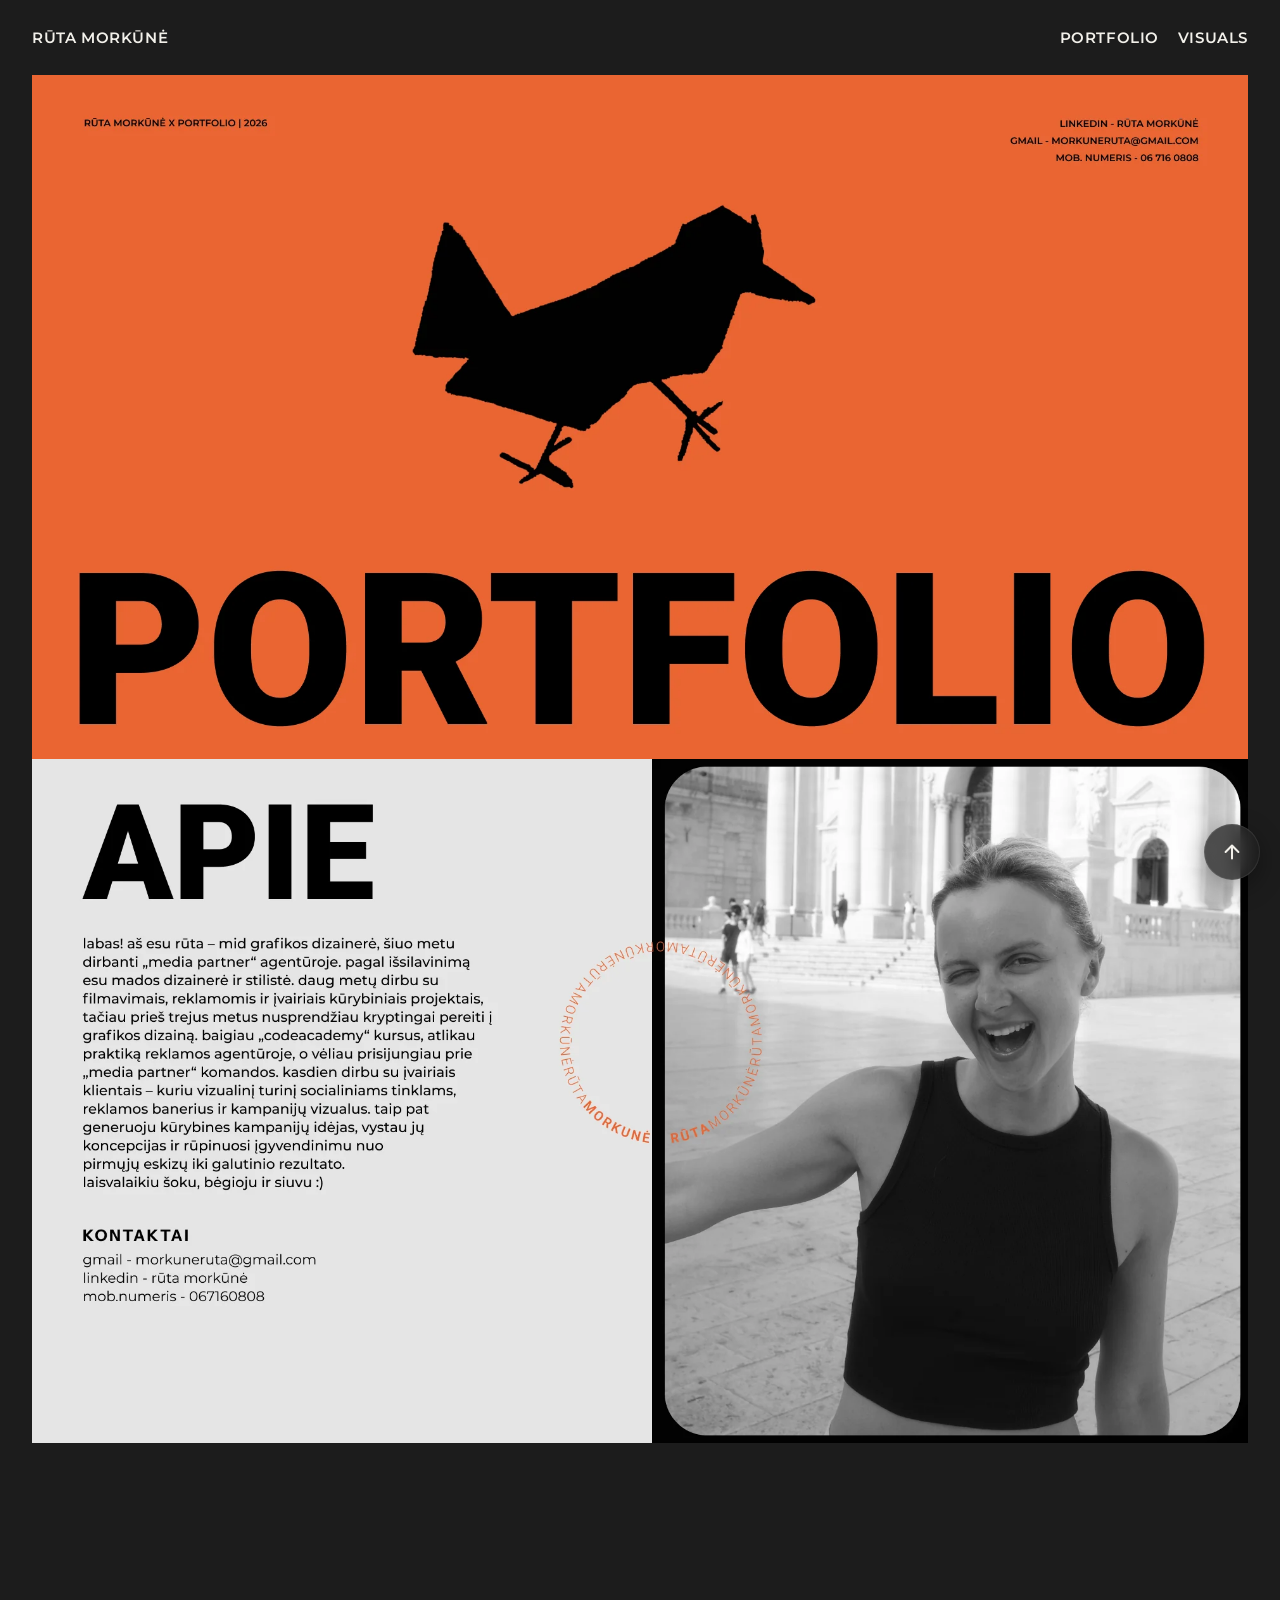
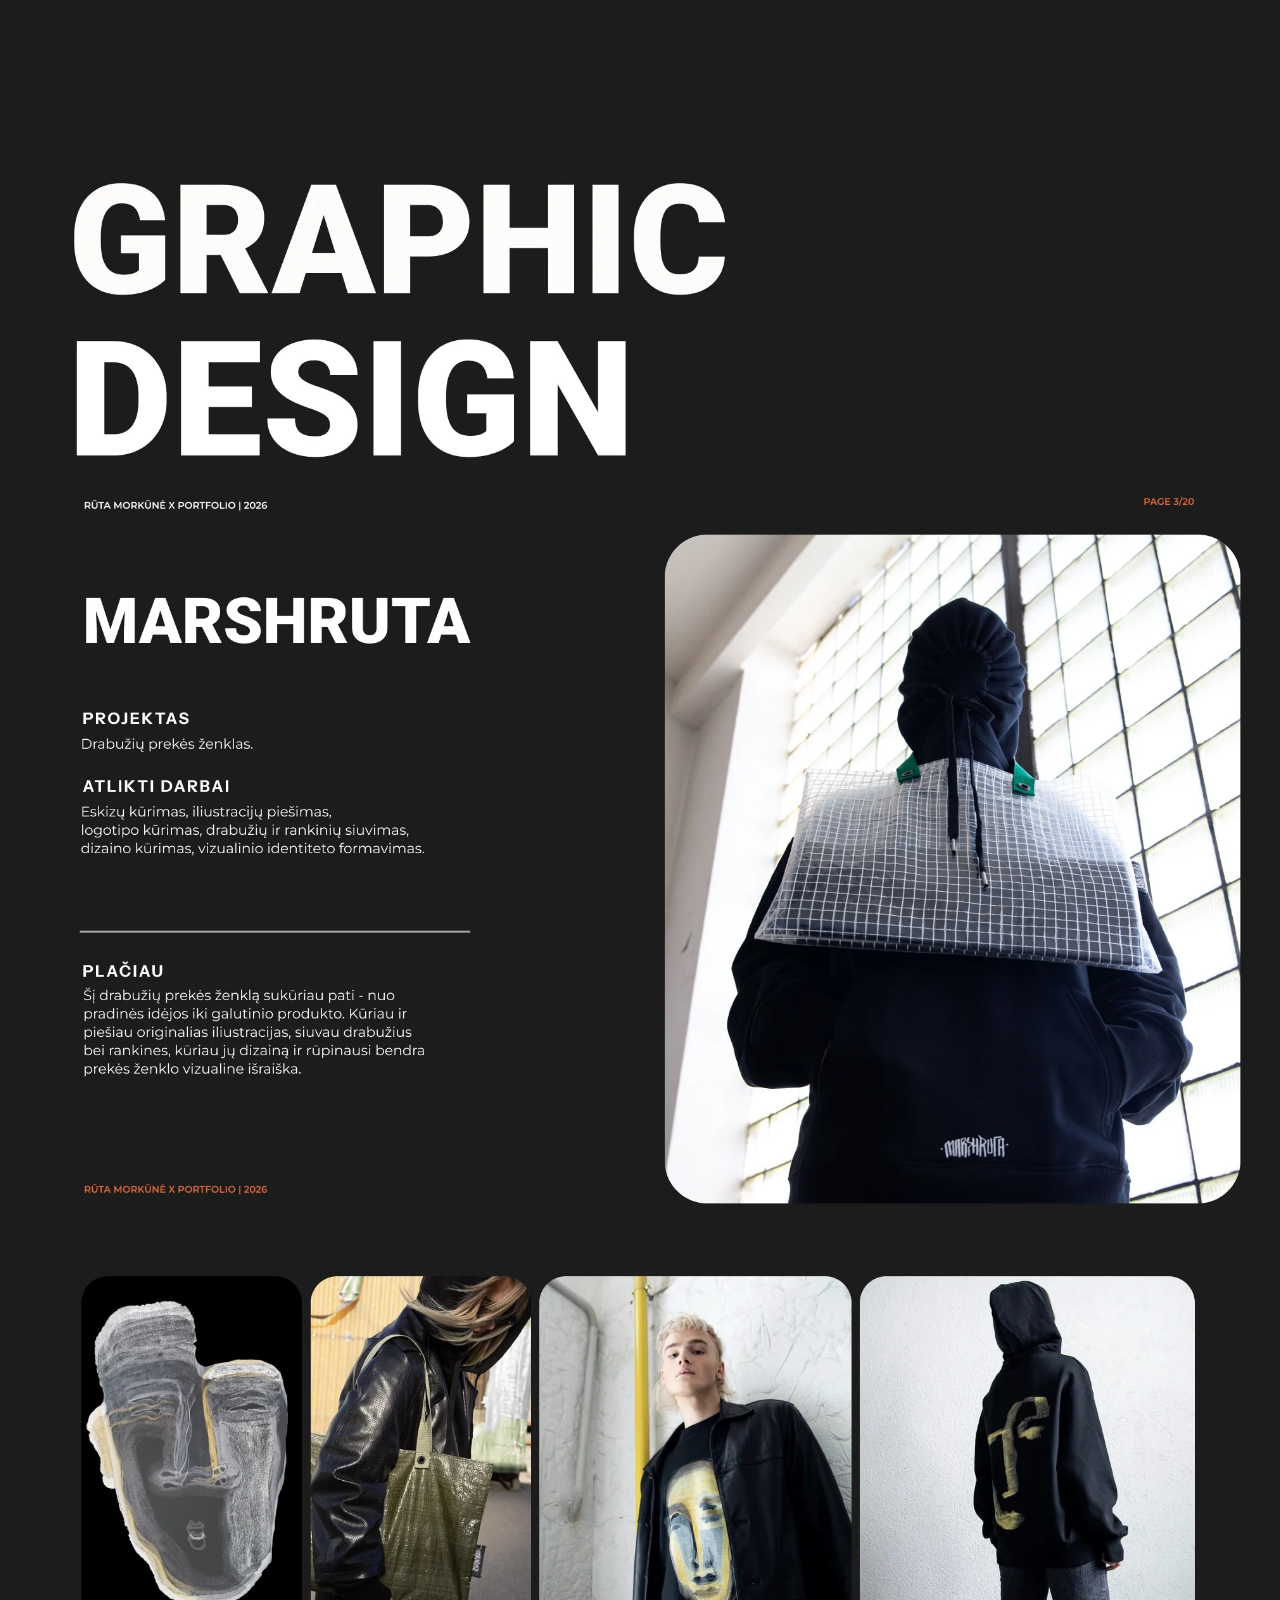
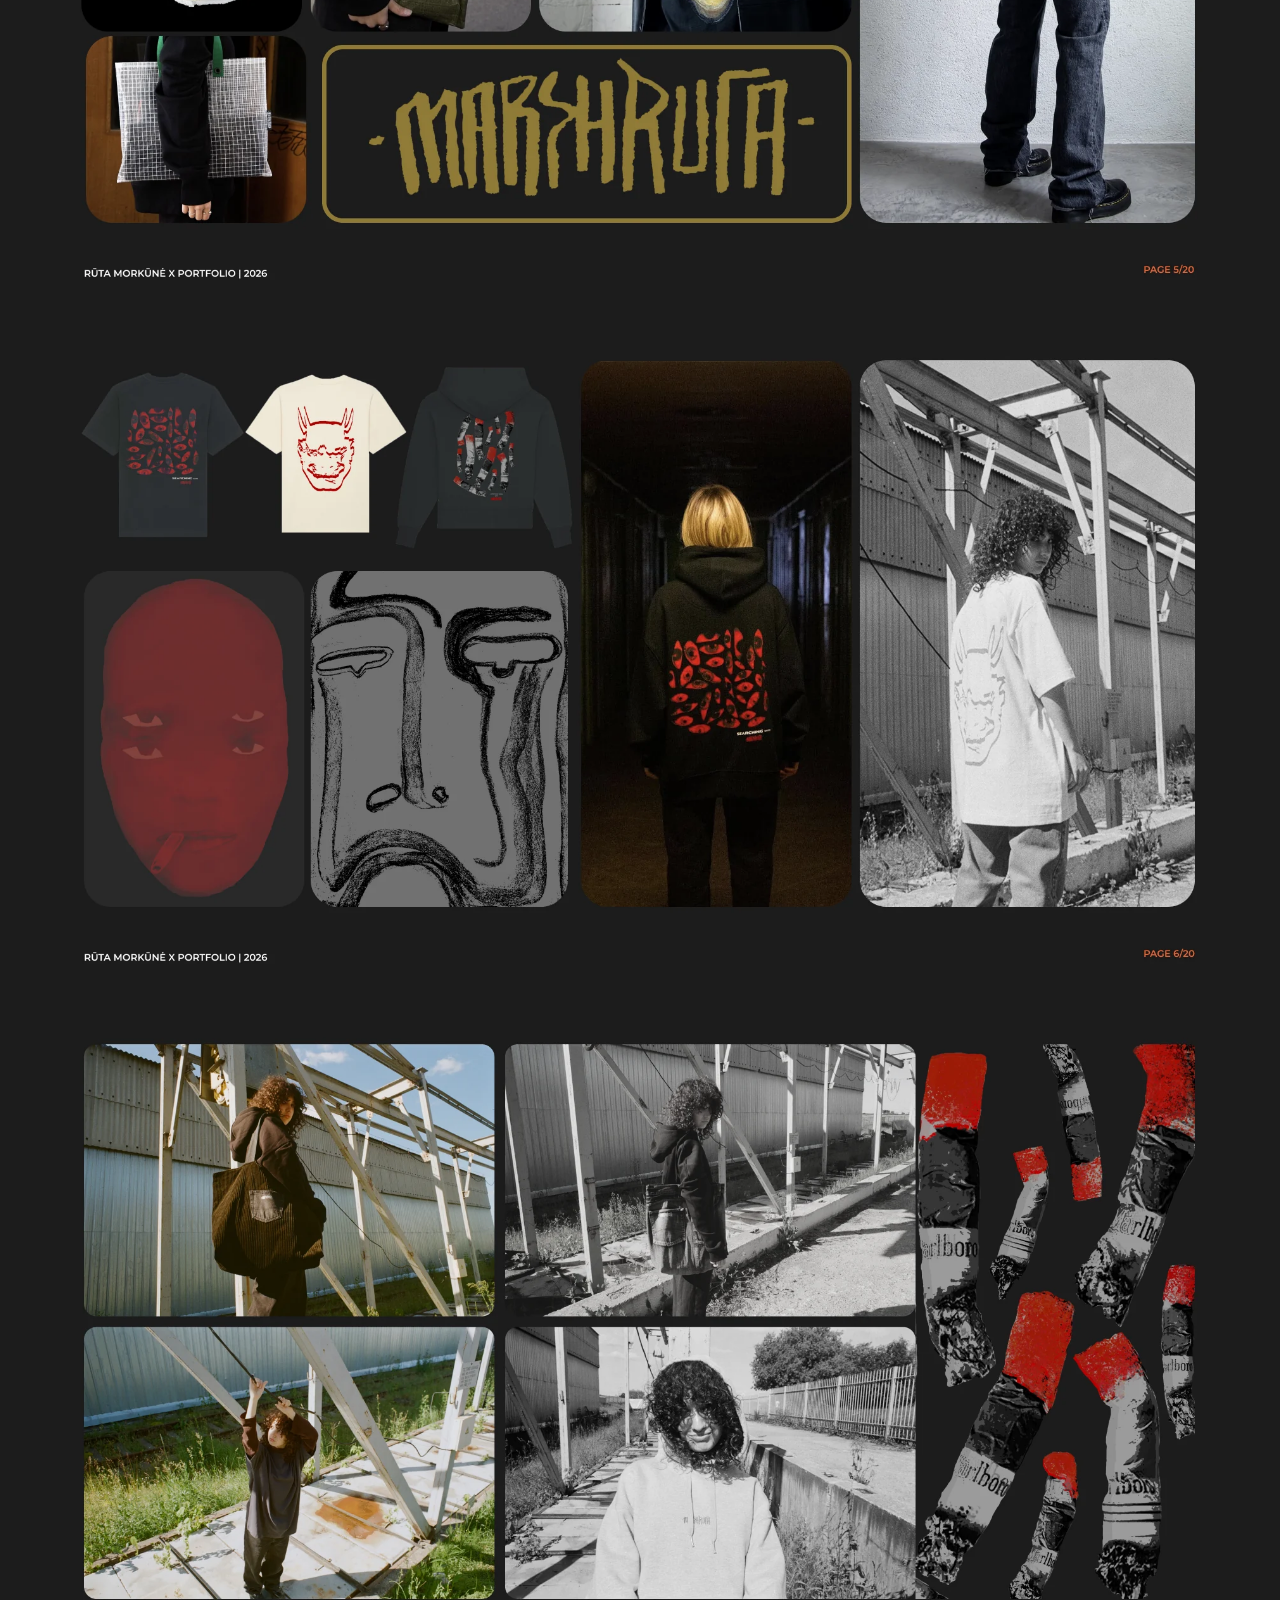
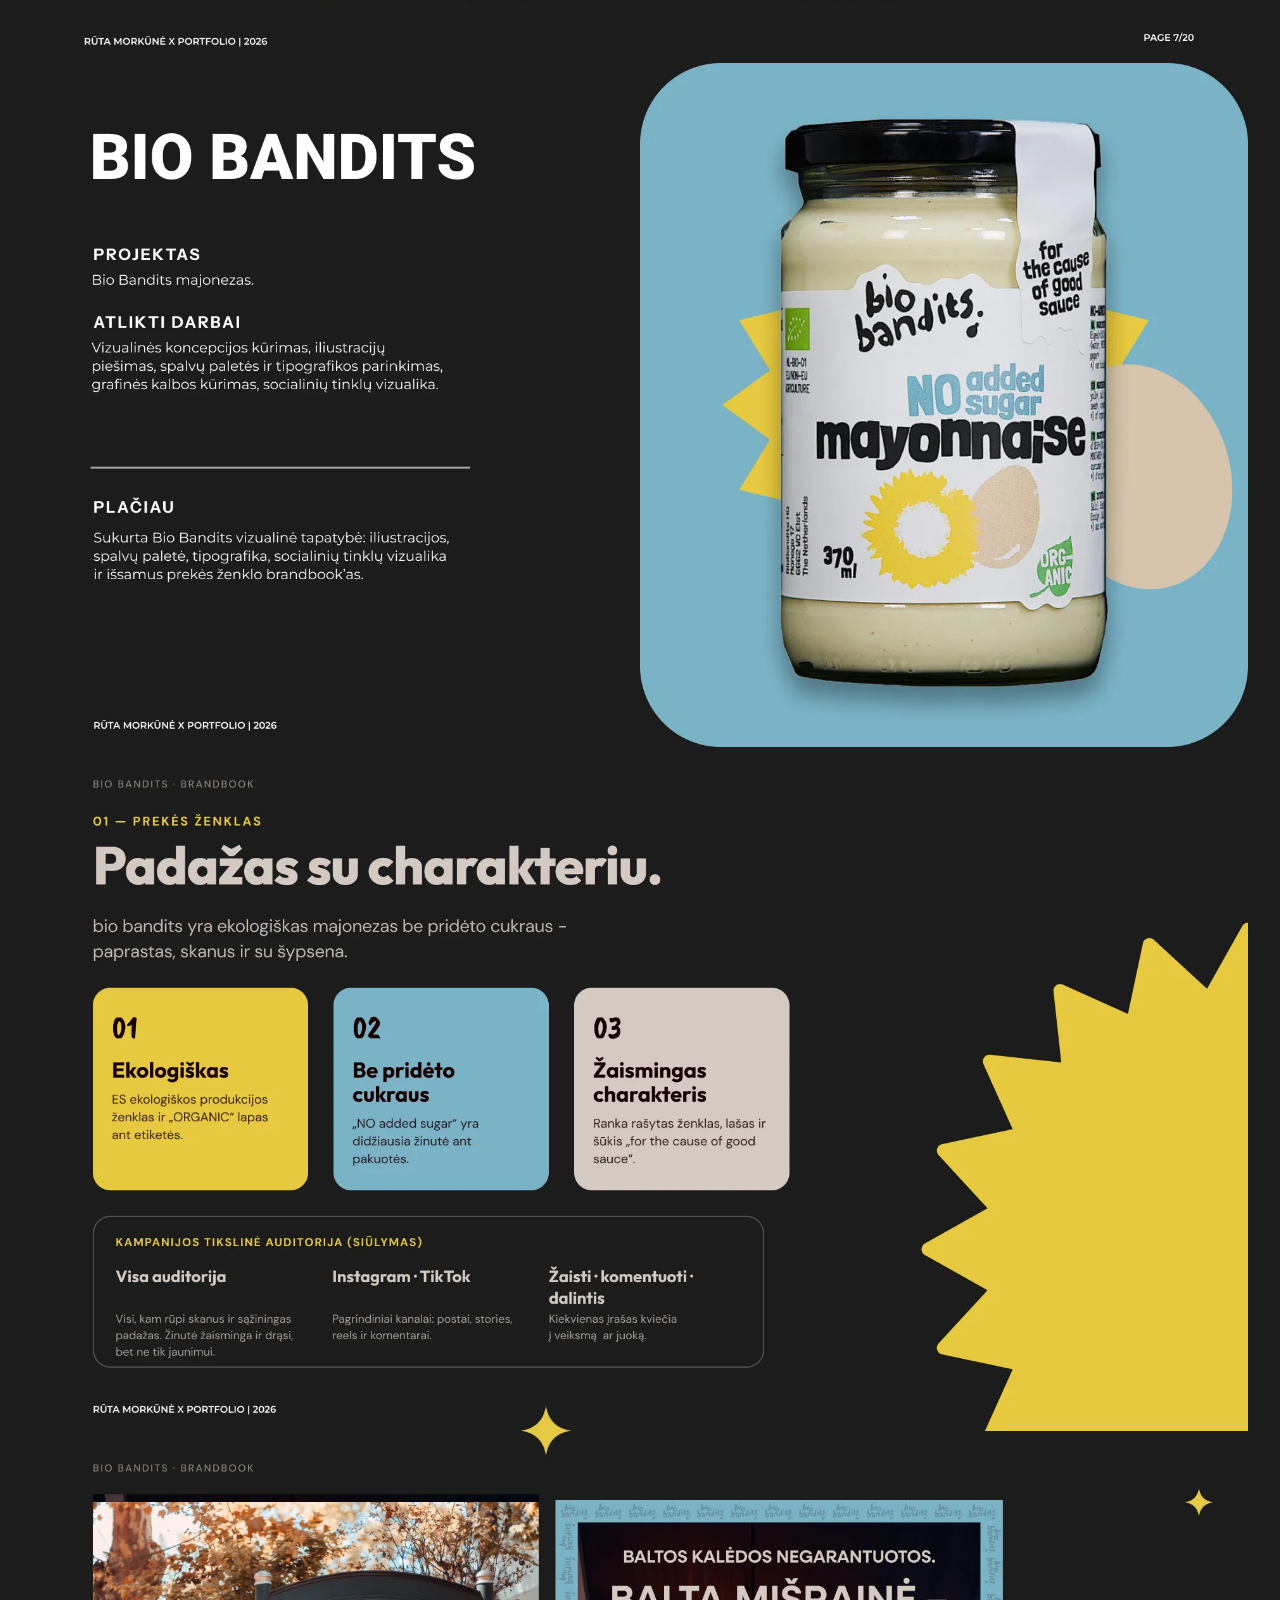
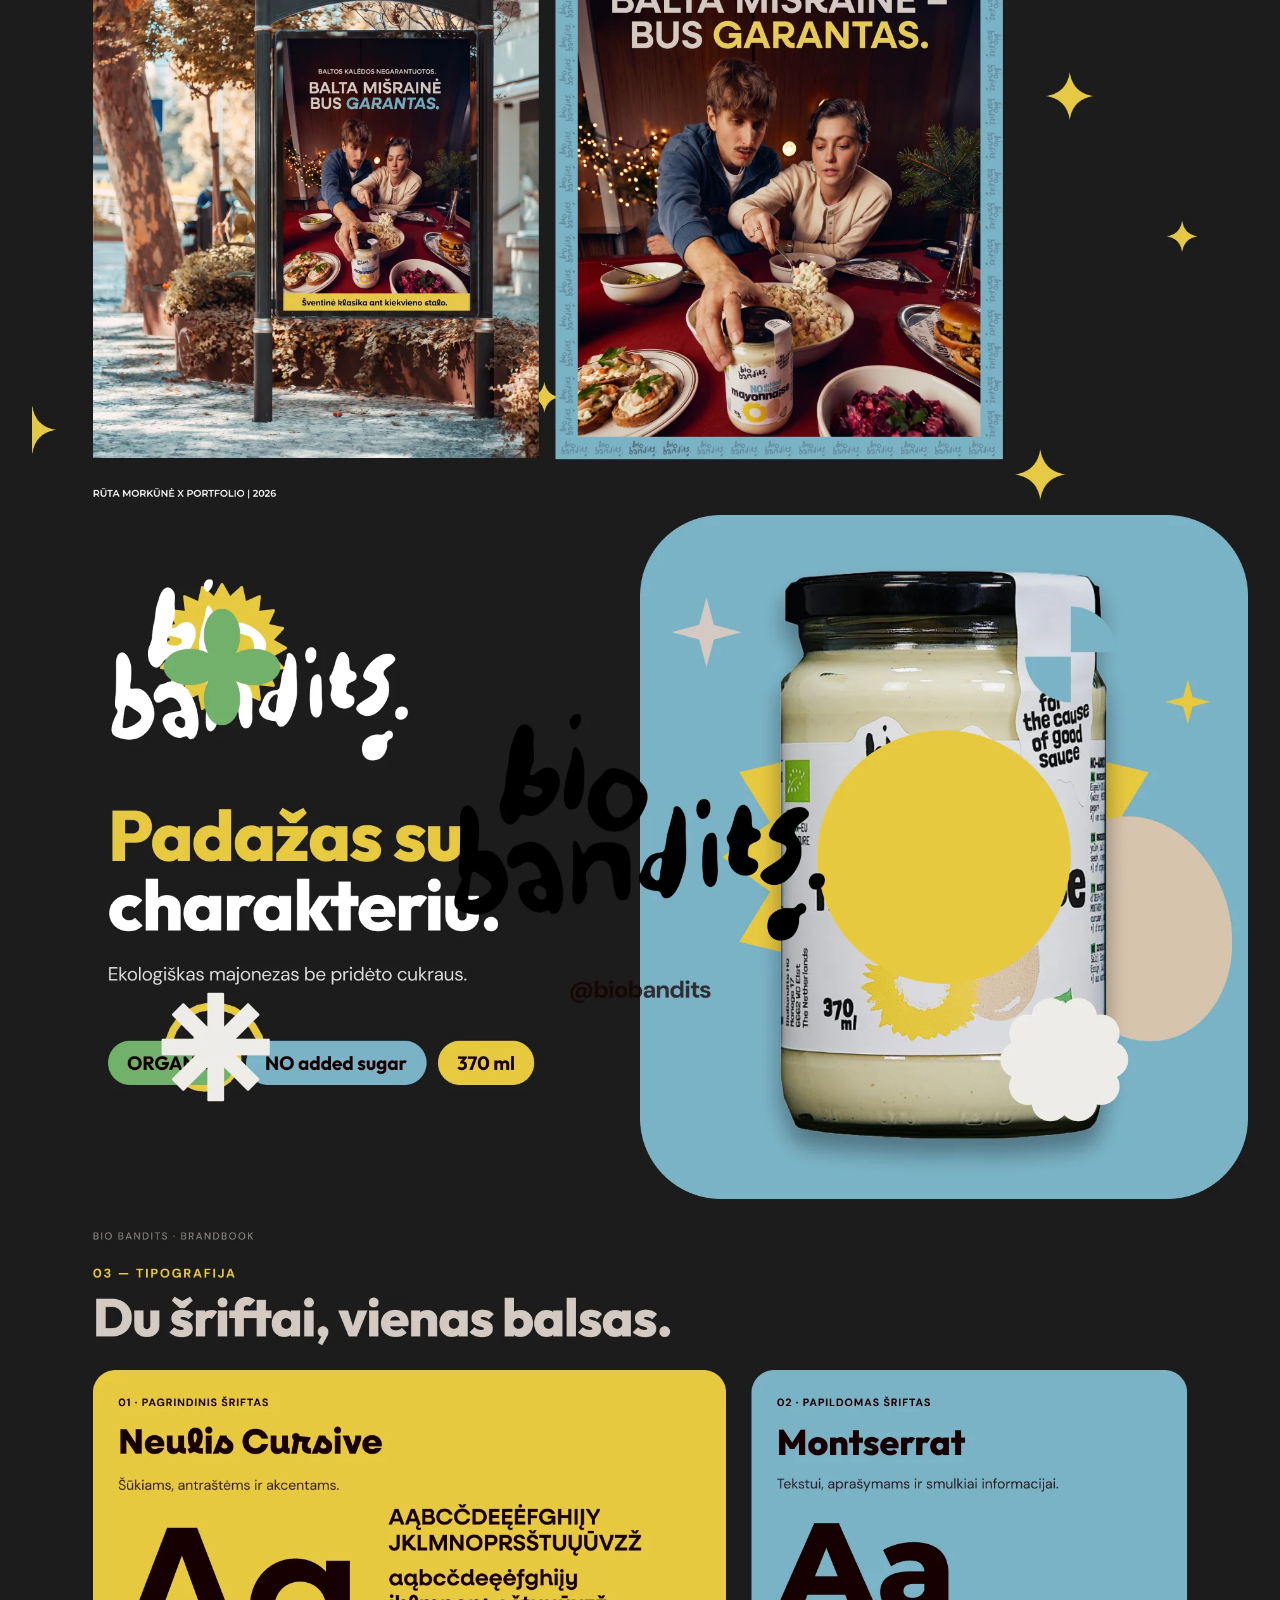
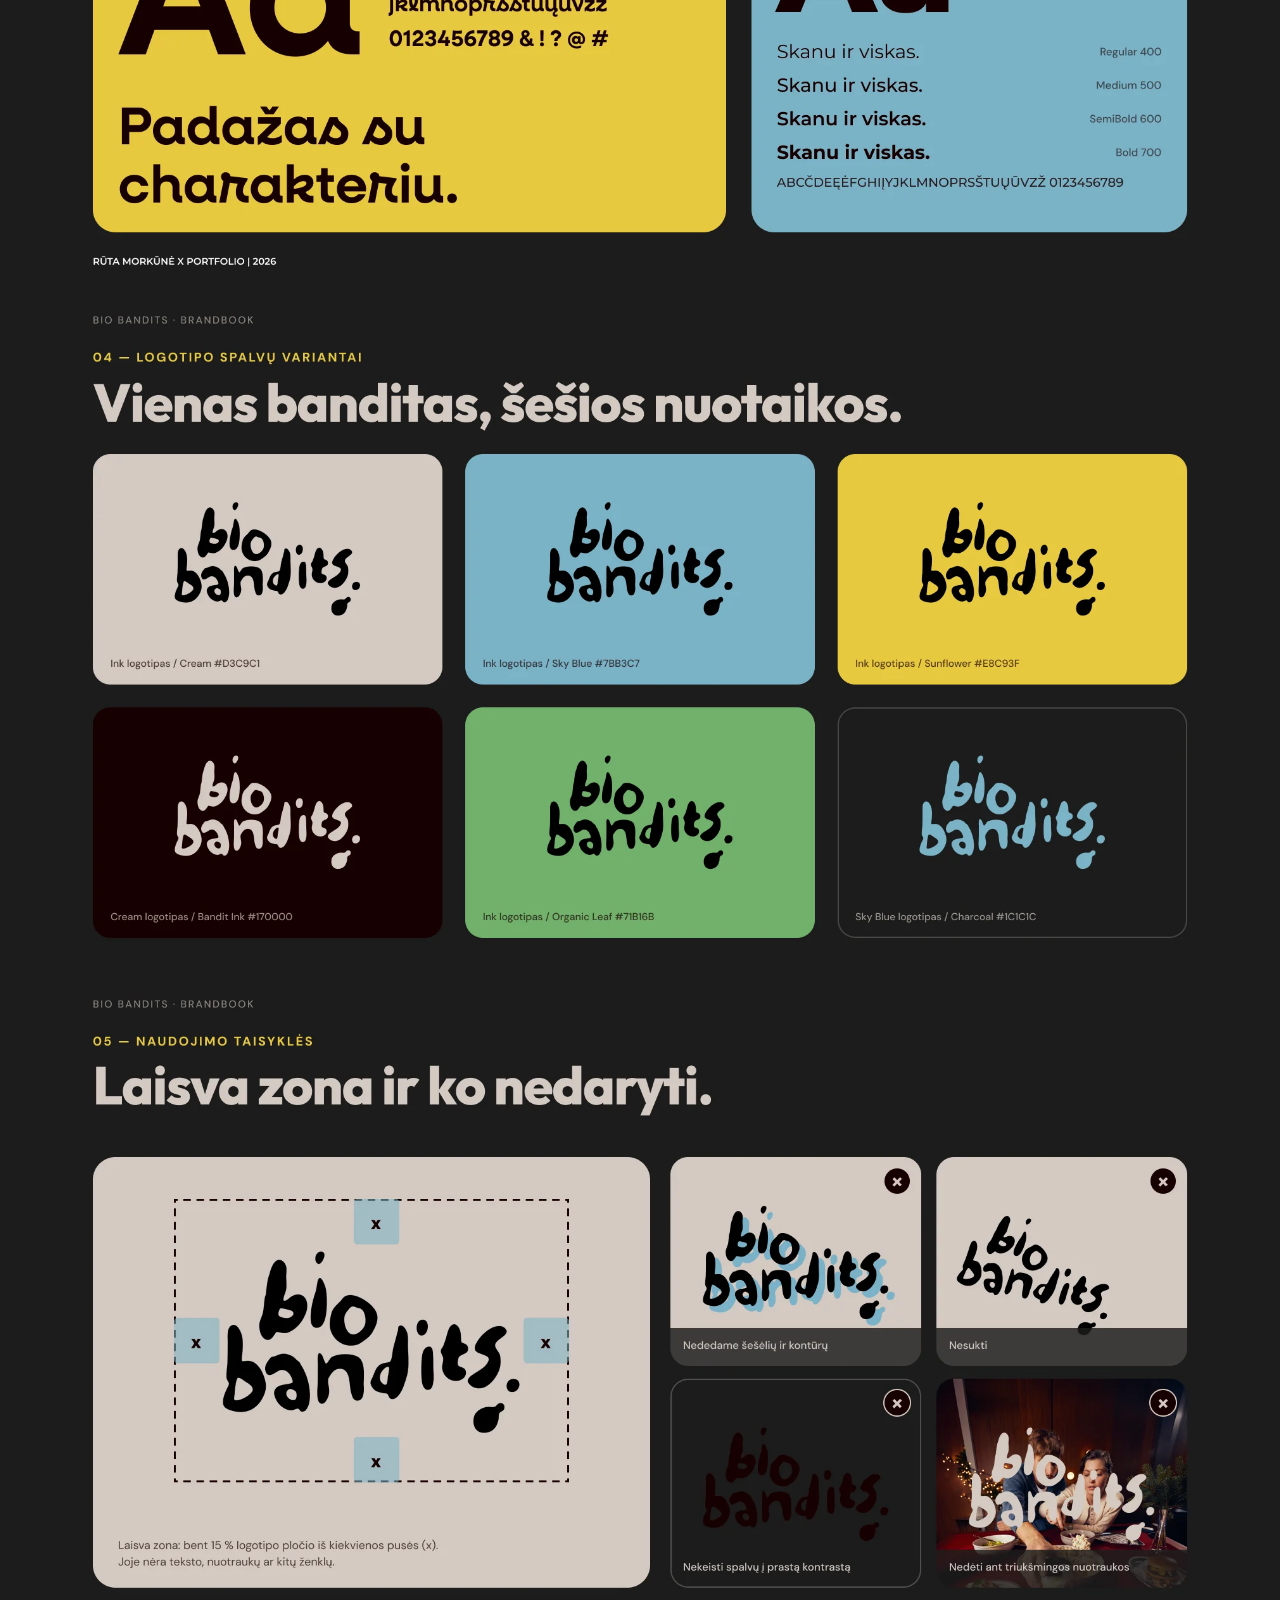
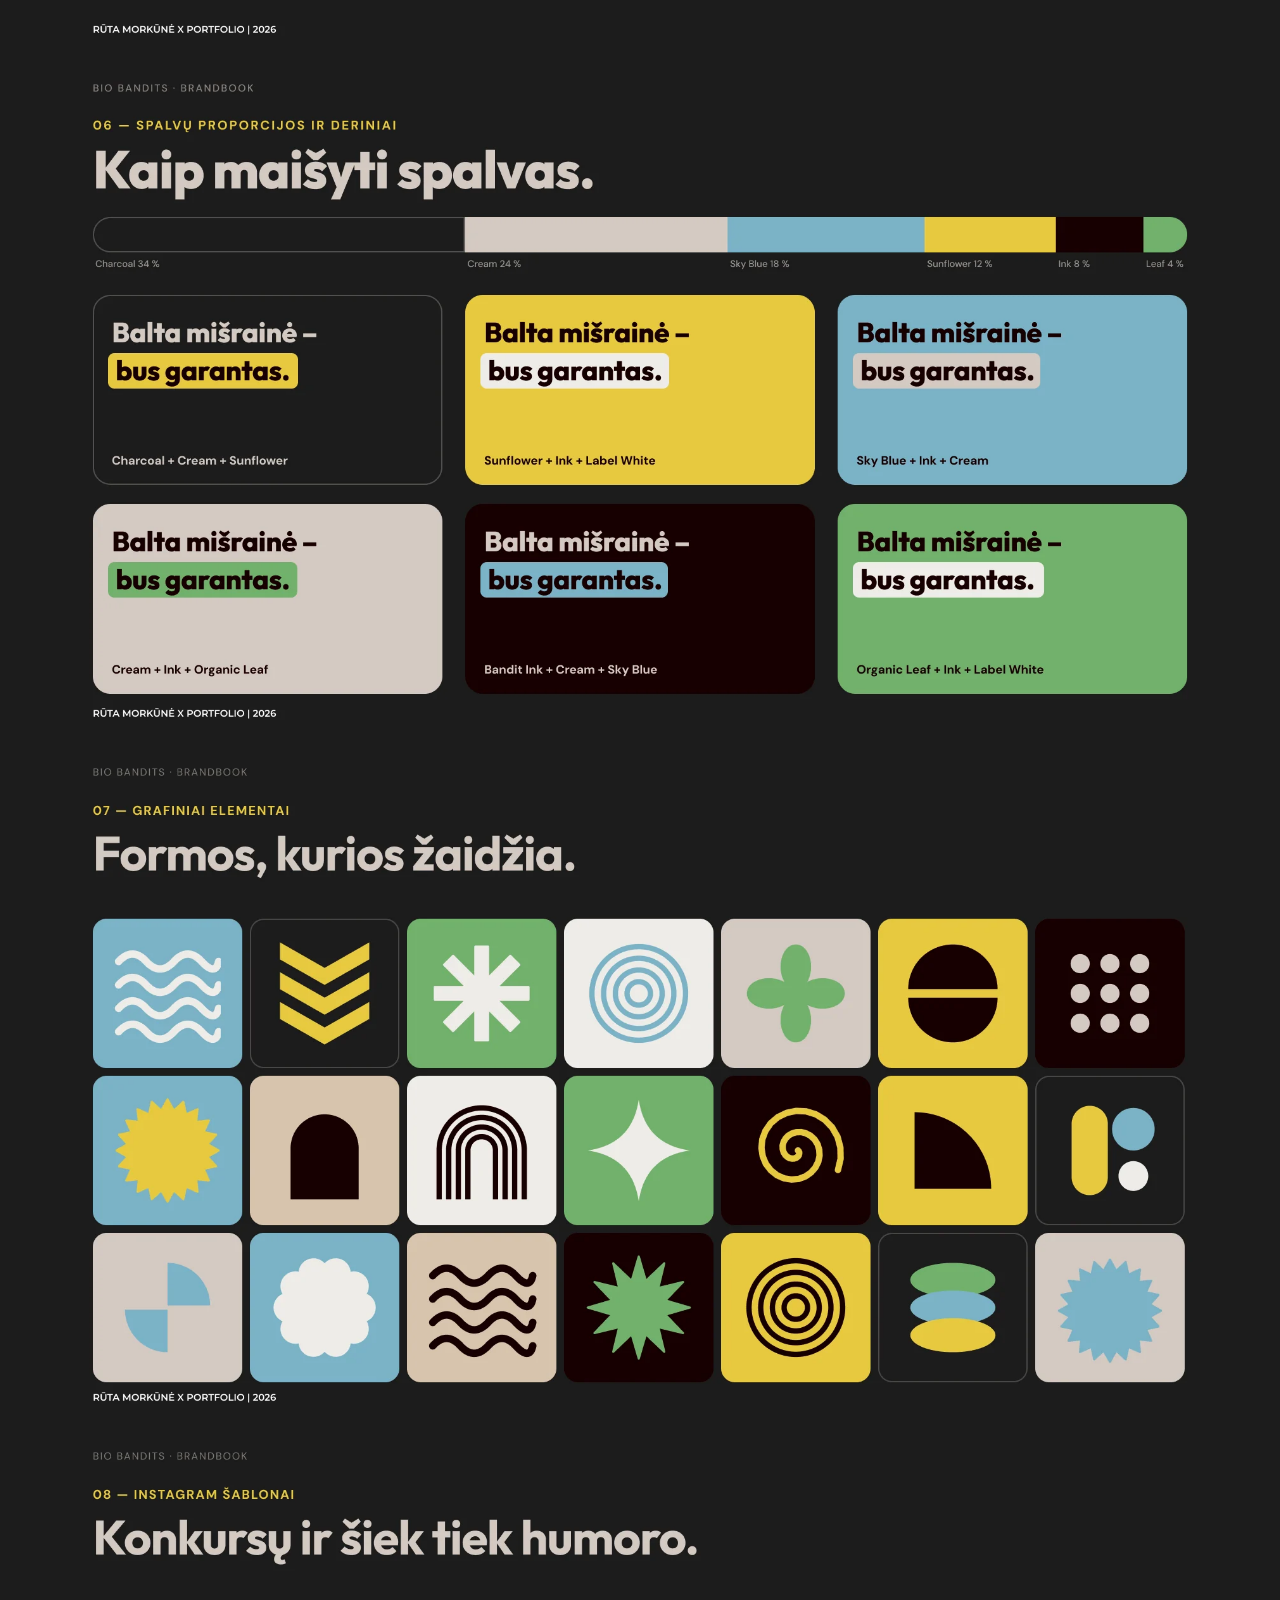
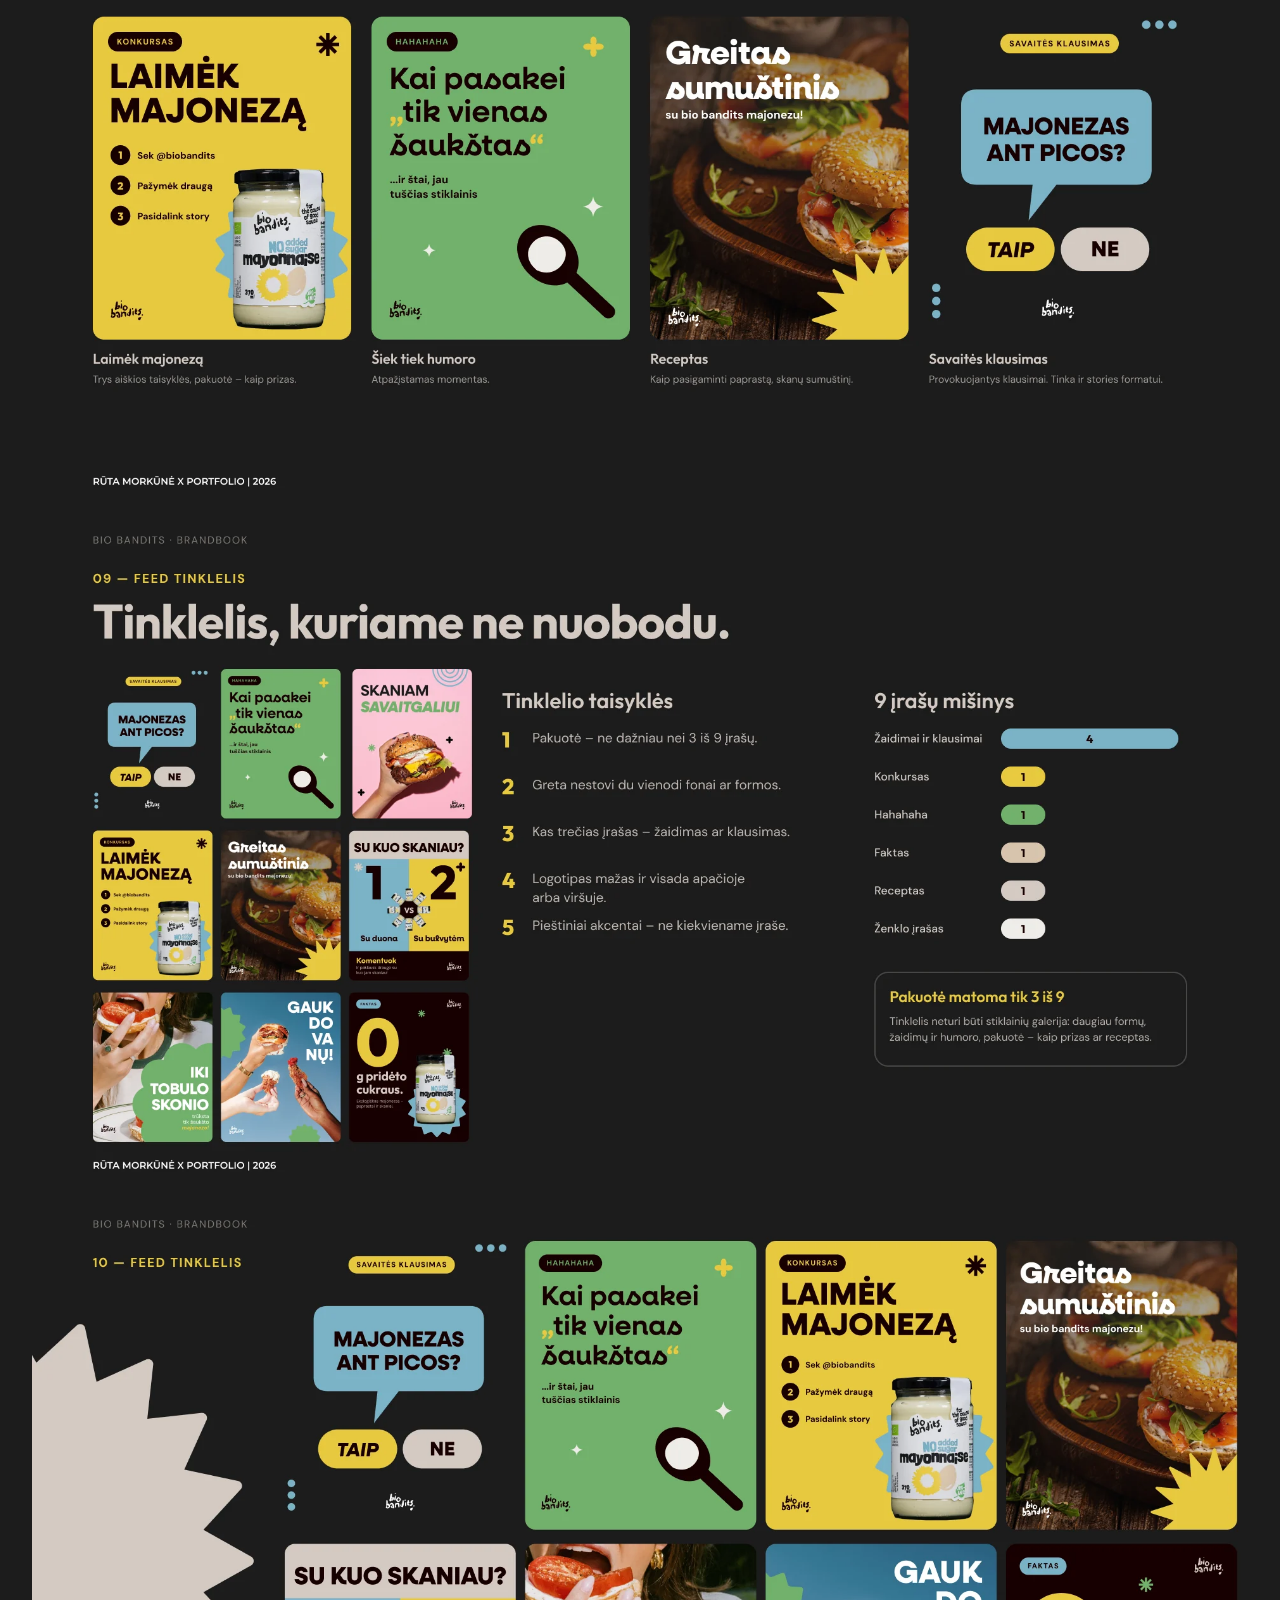
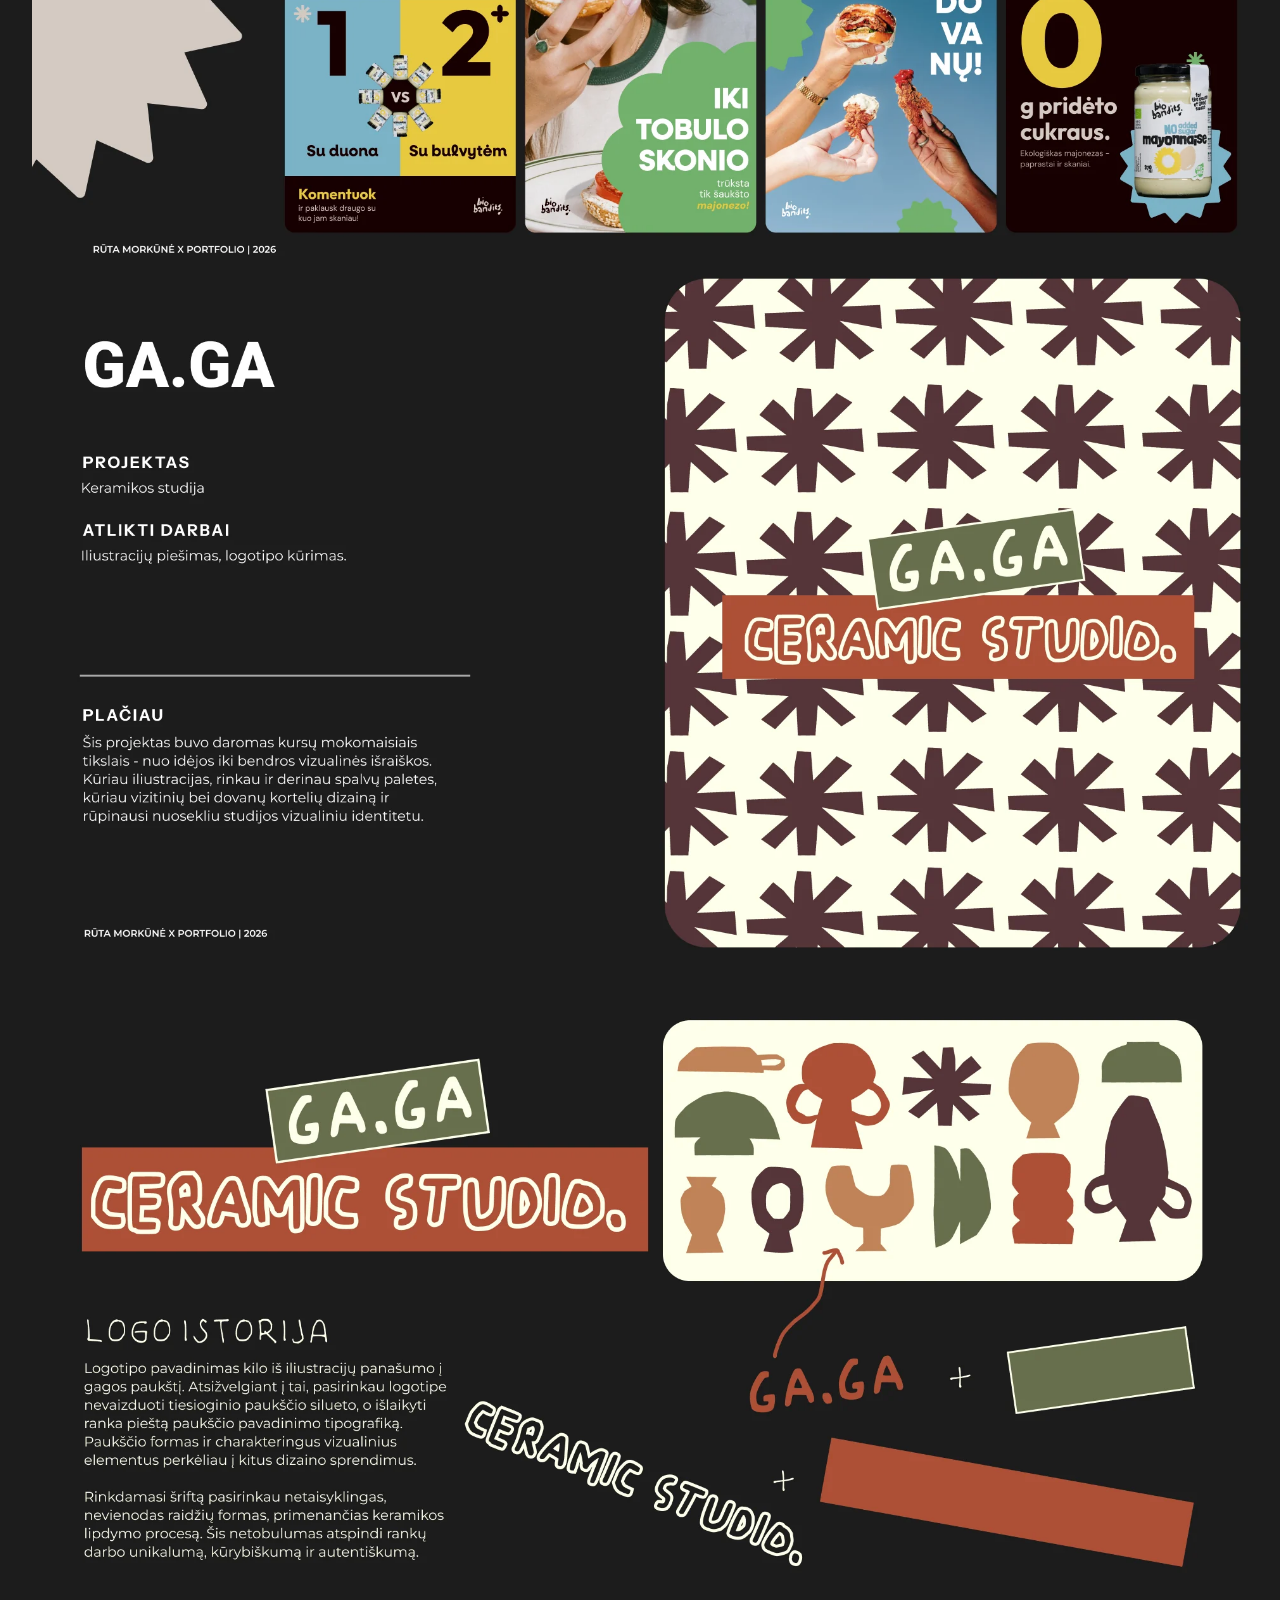
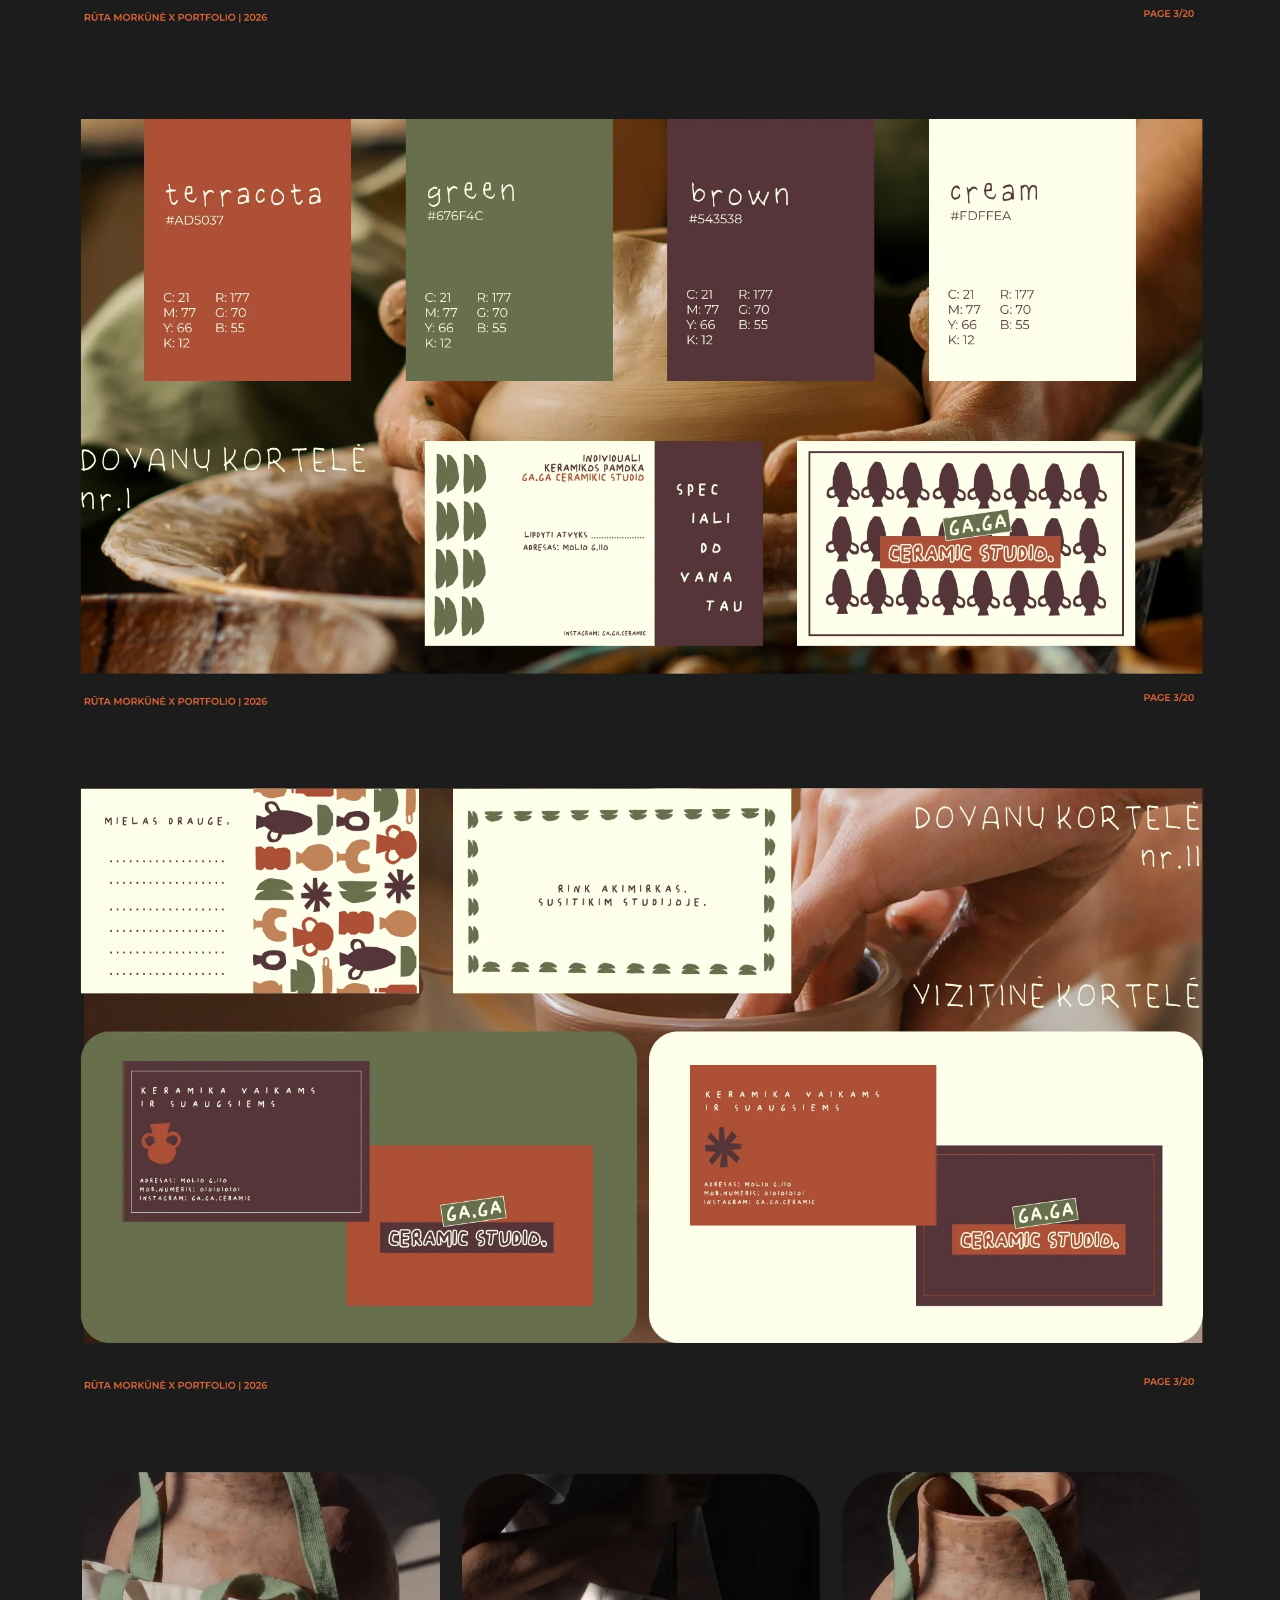
<file: index.html>
<!doctype html>
<html lang="lt">
<head>
  <meta charset="utf-8">
  <meta name="viewport" content="width=device-width, initial-scale=1">
  <title>Rūta Morkūnė – Portfolio</title>
  <meta name="description" content="Rūta Morkūnė – grafikos dizainerė. Prekės ženklai, socialinių tinklų turinys, animacija.">
  <meta property="og:title" content="Rūta Morkūnė – Portfolio">
  <meta property="og:description" content="Grafikos dizainerės portfolio.">
  <meta property="og:image" content="https://marshruta.lt/assets/og.jpg">
  <link rel="icon" href="assets/favicon.svg" type="image/svg+xml">
  <link rel="preconnect" href="https://fonts.googleapis.com">
  <link rel="preconnect" href="https://fonts.gstatic.com" crossorigin>
  <link rel="stylesheet" href="https://fonts.googleapis.com/css2?family=Montserrat:wght@500;600&display=swap">
  <link rel="stylesheet" href="assets/site.css?v=f2a3e740">
</head>
<body>
  <header class="bar">
    <span class="brand">Rūta Morkūnė</span>
    <nav class="nav">
      <a href="index.html" aria-current="page">Portfolio</a>
      <a href="visuals.html">Visuals</a>
    </nav>
  </header>
  <main id="top" class="deck">
    <figure class="slide" id="s01">
      <img class="slide-media" src="assets/slides/01.webp" srcset="assets/slides/01-960.webp 960w, assets/slides/01.webp 1920w" sizes="(min-width: 1664px) 1600px, (min-width: 900px) calc(100vw - 64px), calc(100vw - 32px)" width="1920" height="1080" loading="lazy" decoding="async" alt="Rūta Morkūnė – portfolio">
    </figure>
    <figure class="slide" id="s02">
      <video class="slide-media" muted loop playsinline preload="none" poster="assets/slides/02.webp" aria-label="Apie – Rūta Morkūnė, grafikos dizainerė" width="1920" height="1080">
        <source src="assets/video/02.mp4" type="video/mp4">
      </video>
    </figure>
    <figure class="slide" id="s03">
      <img class="slide-media" src="assets/slides/03.webp" srcset="assets/slides/03-960.webp 960w, assets/slides/03.webp 1920w" sizes="(min-width: 1664px) 1600px, (min-width: 900px) calc(100vw - 64px), calc(100vw - 32px)" width="1920" height="1080" loading="lazy" decoding="async" alt="Portfolio – 3">
    </figure>
    <figure class="slide" id="s04">
      <img class="slide-media" src="assets/slides/04.webp" srcset="assets/slides/04-960.webp 960w, assets/slides/04.webp 1920w" sizes="(min-width: 1664px) 1600px, (min-width: 900px) calc(100vw - 64px), calc(100vw - 32px)" width="1920" height="1080" loading="lazy" decoding="async" alt="Portfolio – 4">
    </figure>
    <figure class="slide" id="s05">
      <video class="slide-media" muted loop playsinline preload="none" poster="assets/slides/05.webp" aria-label="Portfolio – 5" width="1920" height="1080">
        <source src="assets/video/05.mp4" type="video/mp4">
      </video>
    </figure>
    <figure class="slide" id="s06">
      <img class="slide-media" src="assets/slides/06.webp" srcset="assets/slides/06-960.webp 960w, assets/slides/06.webp 1920w" sizes="(min-width: 1664px) 1600px, (min-width: 900px) calc(100vw - 64px), calc(100vw - 32px)" width="1920" height="1080" loading="lazy" decoding="async" alt="Portfolio – 6">
    </figure>
    <figure class="slide" id="s07">
      <img class="slide-media" src="assets/slides/07.webp" srcset="assets/slides/07-960.webp 960w, assets/slides/07.webp 1920w" sizes="(min-width: 1664px) 1600px, (min-width: 900px) calc(100vw - 64px), calc(100vw - 32px)" width="1920" height="1080" loading="lazy" decoding="async" alt="Portfolio – 7">
    </figure>
    <figure class="slide" id="s08">
      <img class="slide-media" src="assets/slides/08.webp" srcset="assets/slides/08-960.webp 960w, assets/slides/08.webp 1920w" sizes="(min-width: 1664px) 1600px, (min-width: 900px) calc(100vw - 64px), calc(100vw - 32px)" width="1920" height="1080" loading="lazy" decoding="async" alt="Portfolio – 8">
    </figure>
    <figure class="slide" id="s09">
      <video class="slide-media" muted loop playsinline preload="none" poster="assets/slides/09.webp" aria-label="Portfolio – 9" width="1920" height="1080">
        <source src="assets/video/09.mp4" type="video/mp4">
      </video>
    </figure>
    <figure class="slide" id="s10">
      <img class="slide-media" src="assets/slides/10.webp" srcset="assets/slides/10-960.webp 960w, assets/slides/10.webp 1920w" sizes="(min-width: 1664px) 1600px, (min-width: 900px) calc(100vw - 64px), calc(100vw - 32px)" width="1920" height="1080" loading="lazy" decoding="async" alt="Portfolio – 10">
    </figure>
    <figure class="slide" id="s11">
      <video class="slide-media" muted loop playsinline preload="none" poster="assets/slides/11.webp" aria-label="Portfolio – 11" width="1920" height="1080">
        <source src="assets/video/11.mp4" type="video/mp4">
      </video>
    </figure>
    <figure class="slide" id="s12">
      <img class="slide-media" src="assets/slides/12.webp" srcset="assets/slides/12-960.webp 960w, assets/slides/12.webp 1920w" sizes="(min-width: 1664px) 1600px, (min-width: 900px) calc(100vw - 64px), calc(100vw - 32px)" width="1920" height="1080" loading="lazy" decoding="async" alt="Portfolio – 12">
    </figure>
    <figure class="slide" id="s13">
      <img class="slide-media" src="assets/slides/13.webp" srcset="assets/slides/13-960.webp 960w, assets/slides/13.webp 1920w" sizes="(min-width: 1664px) 1600px, (min-width: 900px) calc(100vw - 64px), calc(100vw - 32px)" width="1920" height="1080" loading="lazy" decoding="async" alt="Portfolio – 13">
    </figure>
    <figure class="slide" id="s14">
      <img class="slide-media" src="assets/slides/14.webp" srcset="assets/slides/14-960.webp 960w, assets/slides/14.webp 1920w" sizes="(min-width: 1664px) 1600px, (min-width: 900px) calc(100vw - 64px), calc(100vw - 32px)" width="1920" height="1080" loading="lazy" decoding="async" alt="Portfolio – 14">
    </figure>
    <figure class="slide" id="s15">
      <img class="slide-media" src="assets/slides/15.webp" srcset="assets/slides/15-960.webp 960w, assets/slides/15.webp 1920w" sizes="(min-width: 1664px) 1600px, (min-width: 900px) calc(100vw - 64px), calc(100vw - 32px)" width="1920" height="1080" loading="lazy" decoding="async" alt="Portfolio – 15">
    </figure>
    <figure class="slide" id="s16">
      <video class="slide-media" muted loop playsinline preload="none" poster="assets/slides/16.webp" aria-label="Portfolio – 16" width="1920" height="1080">
        <source src="assets/video/16.mp4" type="video/mp4">
      </video>
    </figure>
    <figure class="slide" id="s17">
      <video class="slide-media" muted loop playsinline preload="none" poster="assets/slides/17.webp" aria-label="Portfolio – 17" width="1920" height="1080">
        <source src="assets/video/17.mp4" type="video/mp4">
      </video>
    </figure>
    <figure class="slide" id="s18">
      <video class="slide-media" muted loop playsinline preload="none" poster="assets/slides/18.webp" aria-label="Portfolio – 18" width="1920" height="1080">
        <source src="assets/video/18.mp4" type="video/mp4">
      </video>
    </figure>
    <figure class="slide" id="s19">
      <video class="slide-media" muted loop playsinline preload="none" poster="assets/slides/19.webp" aria-label="Portfolio – 19" width="1920" height="1080">
        <source src="assets/video/19.mp4" type="video/mp4">
      </video>
    </figure>
    <figure class="slide" id="s20">
      <img class="slide-media" src="assets/slides/20.webp" srcset="assets/slides/20-960.webp 960w, assets/slides/20.webp 1920w" sizes="(min-width: 1664px) 1600px, (min-width: 900px) calc(100vw - 64px), calc(100vw - 32px)" width="1920" height="1080" loading="lazy" decoding="async" alt="Portfolio – 20">
    </figure>
    <figure class="slide" id="s21">
      <video class="slide-media" muted loop playsinline preload="none" poster="assets/slides/21.webp" aria-label="Portfolio – 21" width="1920" height="1080">
        <source src="assets/video/21.mp4" type="video/mp4">
      </video>
    </figure>
    <figure class="slide" id="s22">
      <img class="slide-media" src="assets/slides/22.webp" srcset="assets/slides/22-960.webp 960w, assets/slides/22.webp 1920w" sizes="(min-width: 1664px) 1600px, (min-width: 900px) calc(100vw - 64px), calc(100vw - 32px)" width="1920" height="1080" loading="lazy" decoding="async" alt="Portfolio – 22">
    </figure>
    <figure class="slide" id="s23">
      <img class="slide-media" src="assets/slides/23.webp" srcset="assets/slides/23-960.webp 960w, assets/slides/23.webp 1920w" sizes="(min-width: 1664px) 1600px, (min-width: 900px) calc(100vw - 64px), calc(100vw - 32px)" width="1920" height="1080" loading="lazy" decoding="async" alt="Portfolio – 23">
    </figure>
    <figure class="slide" id="s24">
      <img class="slide-media" src="assets/slides/24.webp" srcset="assets/slides/24-960.webp 960w, assets/slides/24.webp 1920w" sizes="(min-width: 1664px) 1600px, (min-width: 900px) calc(100vw - 64px), calc(100vw - 32px)" width="1920" height="1080" loading="lazy" decoding="async" alt="Portfolio – 24">
    </figure>
    <figure class="slide" id="s25">
      <img class="slide-media" src="assets/slides/25.webp" srcset="assets/slides/25-960.webp 960w, assets/slides/25.webp 1920w" sizes="(min-width: 1664px) 1600px, (min-width: 900px) calc(100vw - 64px), calc(100vw - 32px)" width="1920" height="1080" loading="lazy" decoding="async" alt="Portfolio – 25">
    </figure>
    <figure class="slide" id="s26">
      <img class="slide-media" src="assets/slides/26.webp" srcset="assets/slides/26-960.webp 960w, assets/slides/26.webp 1920w" sizes="(min-width: 1664px) 1600px, (min-width: 900px) calc(100vw - 64px), calc(100vw - 32px)" width="1920" height="1080" loading="lazy" decoding="async" alt="Portfolio – 26">
    </figure>
    <figure class="slide" id="s27">
      <img class="slide-media" src="assets/slides/27.webp" srcset="assets/slides/27-960.webp 960w, assets/slides/27.webp 1920w" sizes="(min-width: 1664px) 1600px, (min-width: 900px) calc(100vw - 64px), calc(100vw - 32px)" width="1920" height="1080" loading="lazy" decoding="async" alt="Portfolio – 27">
    </figure>
    <figure class="slide" id="s28">
      <img class="slide-media" src="assets/slides/28.webp" srcset="assets/slides/28-960.webp 960w, assets/slides/28.webp 1920w" sizes="(min-width: 1664px) 1600px, (min-width: 900px) calc(100vw - 64px), calc(100vw - 32px)" width="1920" height="1080" loading="lazy" decoding="async" alt="Portfolio – 28">
    </figure>
    <figure class="slide" id="s29">
      <img class="slide-media" src="assets/slides/29.webp" srcset="assets/slides/29-960.webp 960w, assets/slides/29.webp 1920w" sizes="(min-width: 1664px) 1600px, (min-width: 900px) calc(100vw - 64px), calc(100vw - 32px)" width="1920" height="1080" loading="lazy" decoding="async" alt="Portfolio – 29">
    </figure>
    <figure class="slide" id="s30">
      <img class="slide-media" src="assets/slides/30.webp" srcset="assets/slides/30-960.webp 960w, assets/slides/30.webp 1920w" sizes="(min-width: 1664px) 1600px, (min-width: 900px) calc(100vw - 64px), calc(100vw - 32px)" width="1920" height="1080" loading="lazy" decoding="async" alt="Portfolio – 30">
    </figure>
    <figure class="slide" id="s31">
      <img class="slide-media" src="assets/slides/31.webp" srcset="assets/slides/31-960.webp 960w, assets/slides/31.webp 1920w" sizes="(min-width: 1664px) 1600px, (min-width: 900px) calc(100vw - 64px), calc(100vw - 32px)" width="1920" height="1080" loading="lazy" decoding="async" alt="Portfolio – 31">
    </figure>
    <figure class="slide" id="s32">
      <img class="slide-media" src="assets/slides/32.webp" srcset="assets/slides/32-960.webp 960w, assets/slides/32.webp 1920w" sizes="(min-width: 1664px) 1600px, (min-width: 900px) calc(100vw - 64px), calc(100vw - 32px)" width="1920" height="1080" loading="lazy" decoding="async" alt="Portfolio – 32">
    </figure>
    <figure class="slide" id="s33">
      <img class="slide-media" src="assets/slides/33.webp" srcset="assets/slides/33-960.webp 960w, assets/slides/33.webp 1920w" sizes="(min-width: 1664px) 1600px, (min-width: 900px) calc(100vw - 64px), calc(100vw - 32px)" width="1920" height="1080" loading="lazy" decoding="async" alt="Portfolio – 33">
    </figure>
    <figure class="slide" id="s34">
      <img class="slide-media" src="assets/slides/34.webp" srcset="assets/slides/34-960.webp 960w, assets/slides/34.webp 1920w" sizes="(min-width: 1664px) 1600px, (min-width: 900px) calc(100vw - 64px), calc(100vw - 32px)" width="1920" height="1080" loading="lazy" decoding="async" alt="Portfolio – 34">
    </figure>
    <figure class="slide" id="s35">
      <img class="slide-media" src="assets/slides/35.webp" srcset="assets/slides/35-960.webp 960w, assets/slides/35.webp 1920w" sizes="(min-width: 1664px) 1600px, (min-width: 900px) calc(100vw - 64px), calc(100vw - 32px)" width="1920" height="1080" loading="lazy" decoding="async" alt="Portfolio – 35">
    </figure>
    <figure class="slide" id="s36">
      <img class="slide-media" src="assets/slides/36.webp" srcset="assets/slides/36-960.webp 960w, assets/slides/36.webp 1920w" sizes="(min-width: 1664px) 1600px, (min-width: 900px) calc(100vw - 64px), calc(100vw - 32px)" width="1920" height="1080" loading="lazy" decoding="async" alt="Portfolio – 36">
    </figure>
  </main>
  <footer class="bar">
    <a href="mailto:morkuneruta@gmail.com">morkuneruta@gmail.com</a>
    <span>© 2026 Rūta Morkūnė</span>
  </footer>
  <a class="to-top" href="#top" aria-label="Į viršų">
    <svg class="to-top-ring" viewBox="0 0 56 56" width="56" height="56" aria-hidden="true"><circle cx="28" cy="28" r="26.5" pathLength="1"/></svg>
    <svg class="to-top-arrow" viewBox="0 0 24 24" width="22" height="22" fill="none" stroke="currentColor" stroke-width="2.2" stroke-linecap="round" stroke-linejoin="round" aria-hidden="true"><path d="M12 19V5M5 12l7-7 7 7"/></svg>
  </a>
  <script src="assets/site.js?v=6510916d" defer></script>
</body>
</html>
</file>
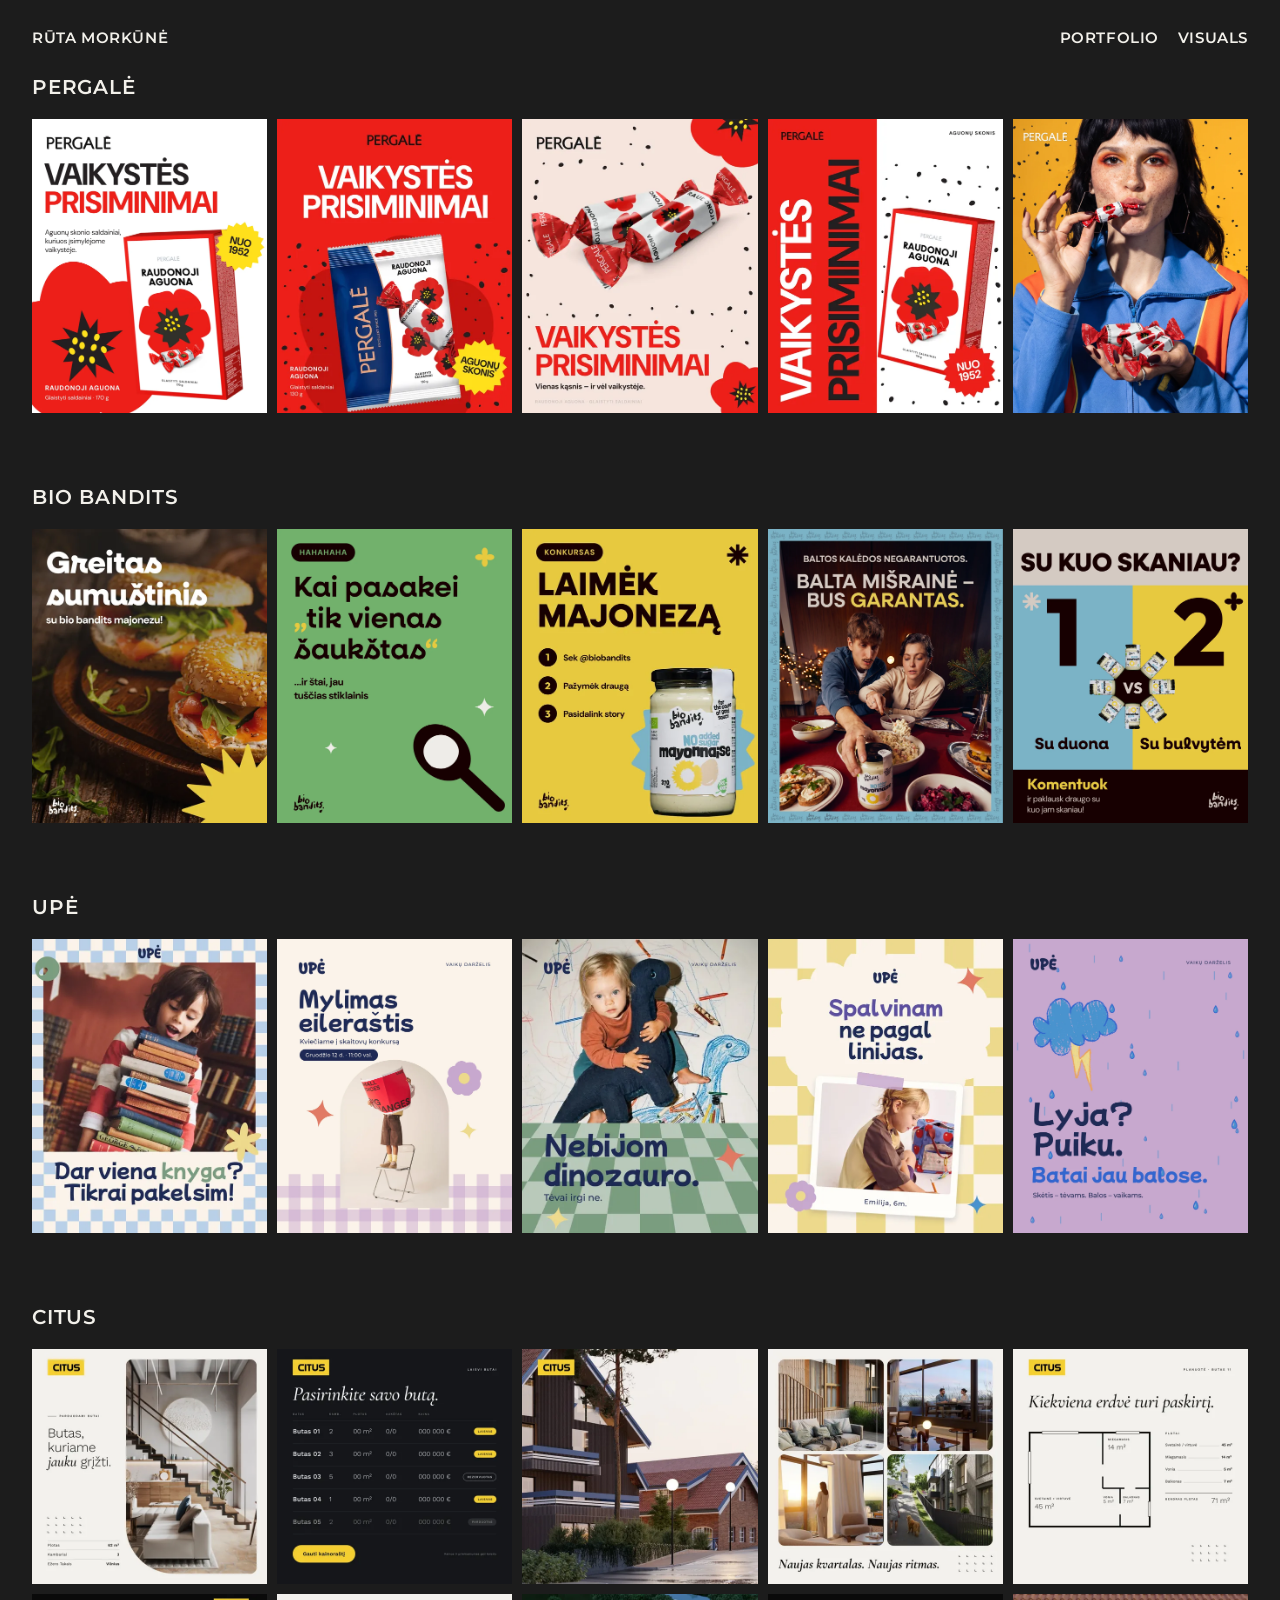
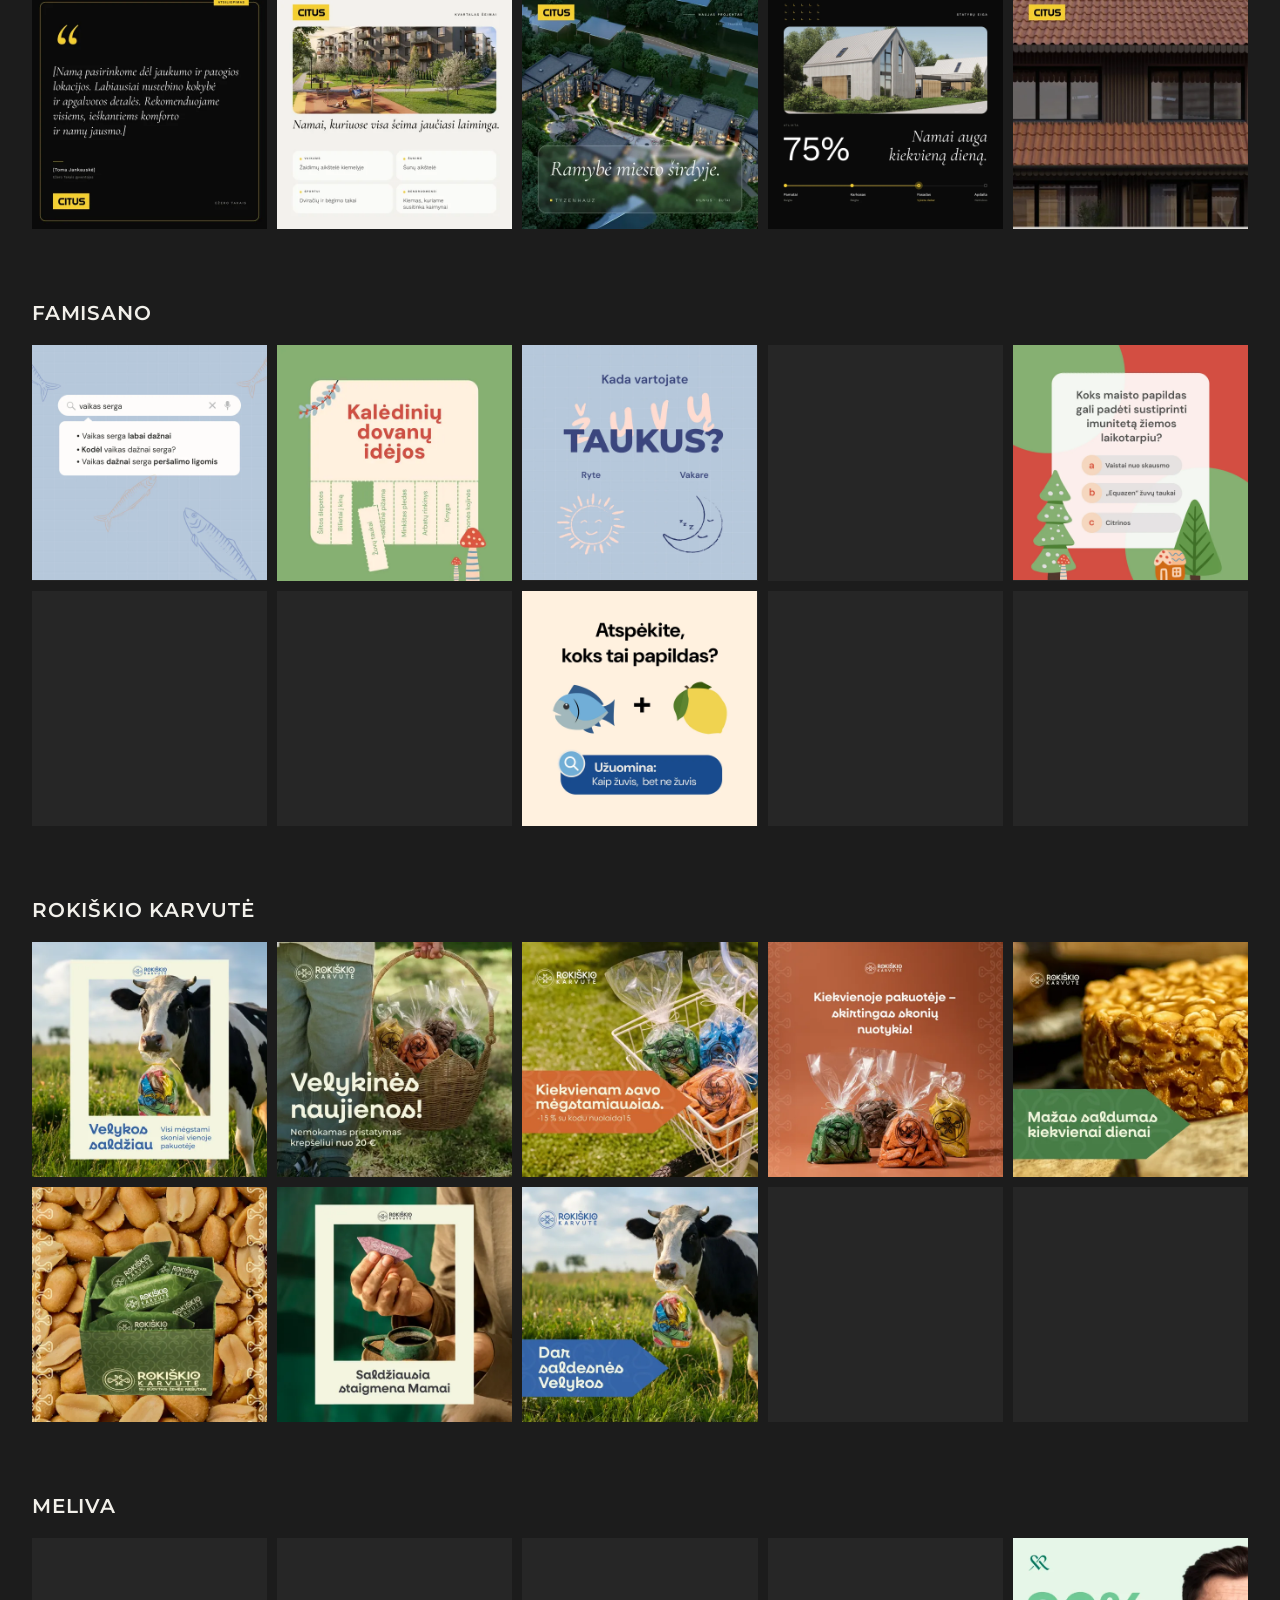
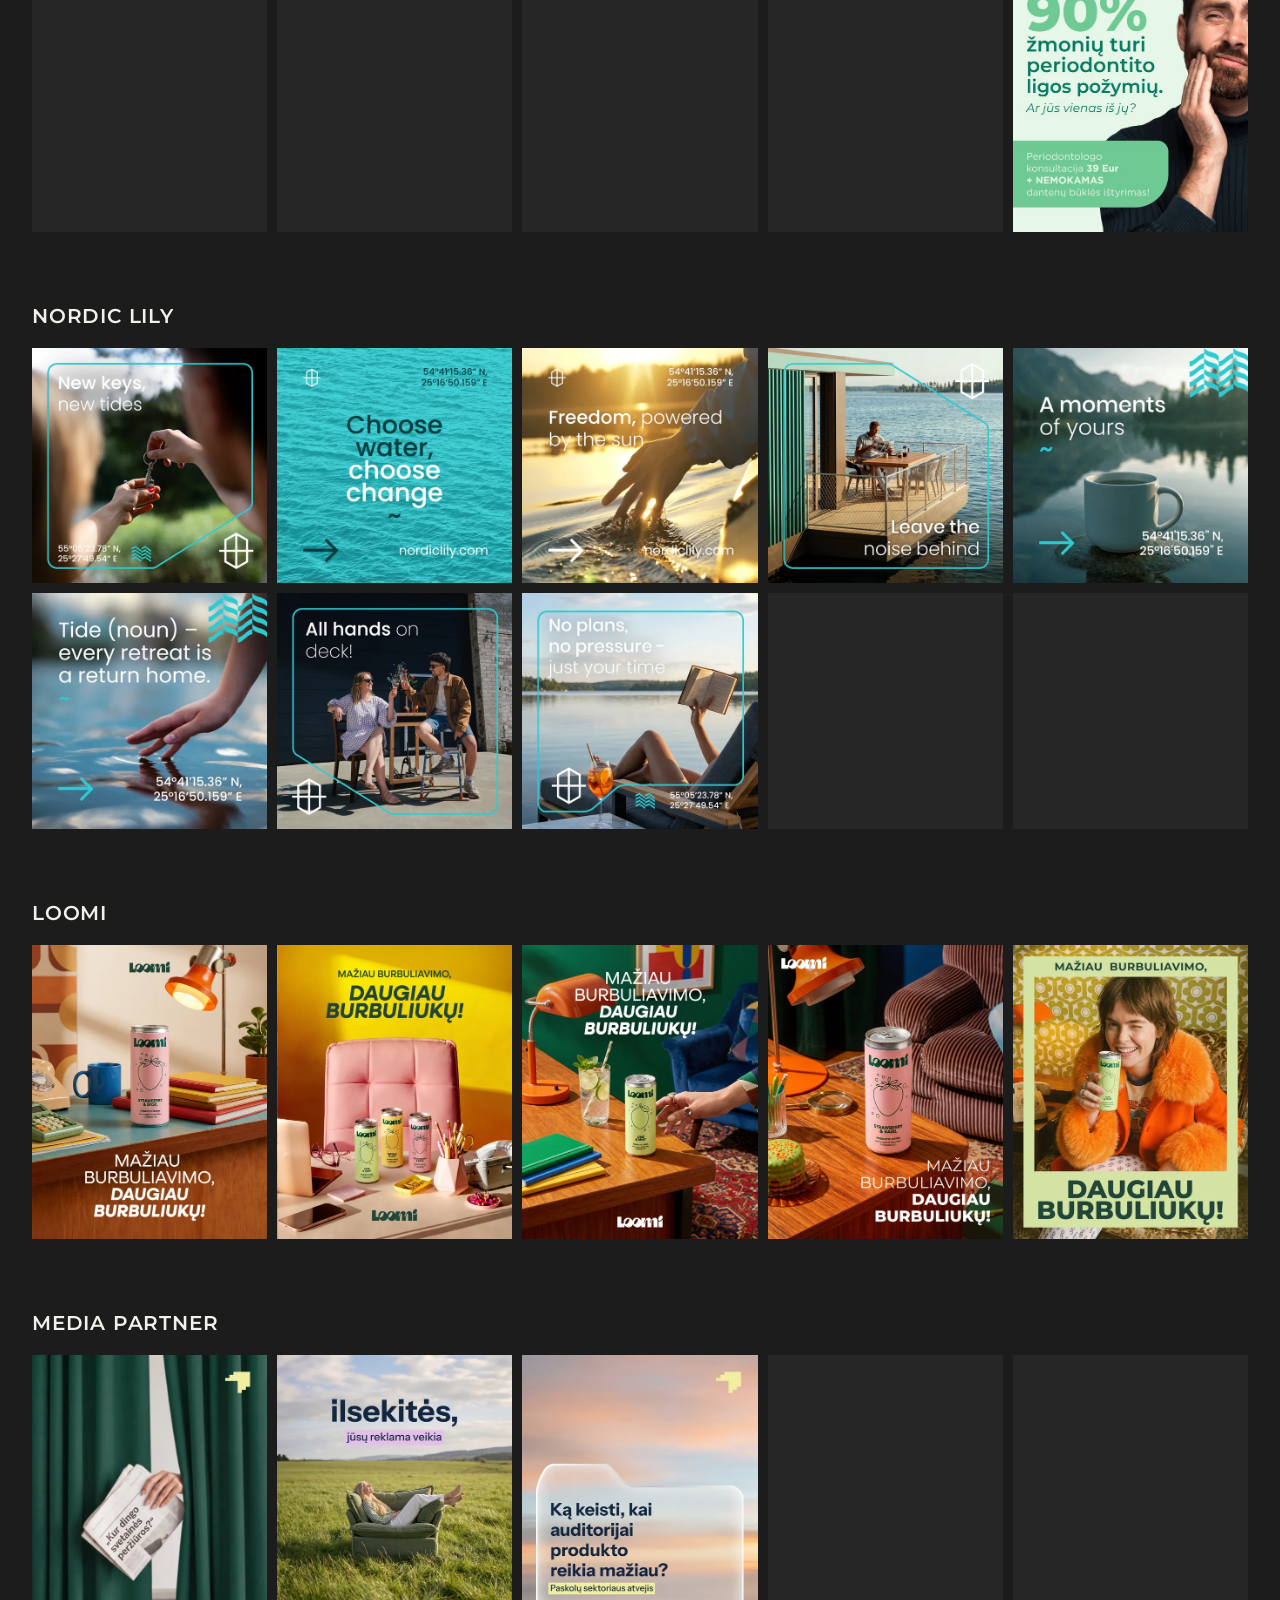
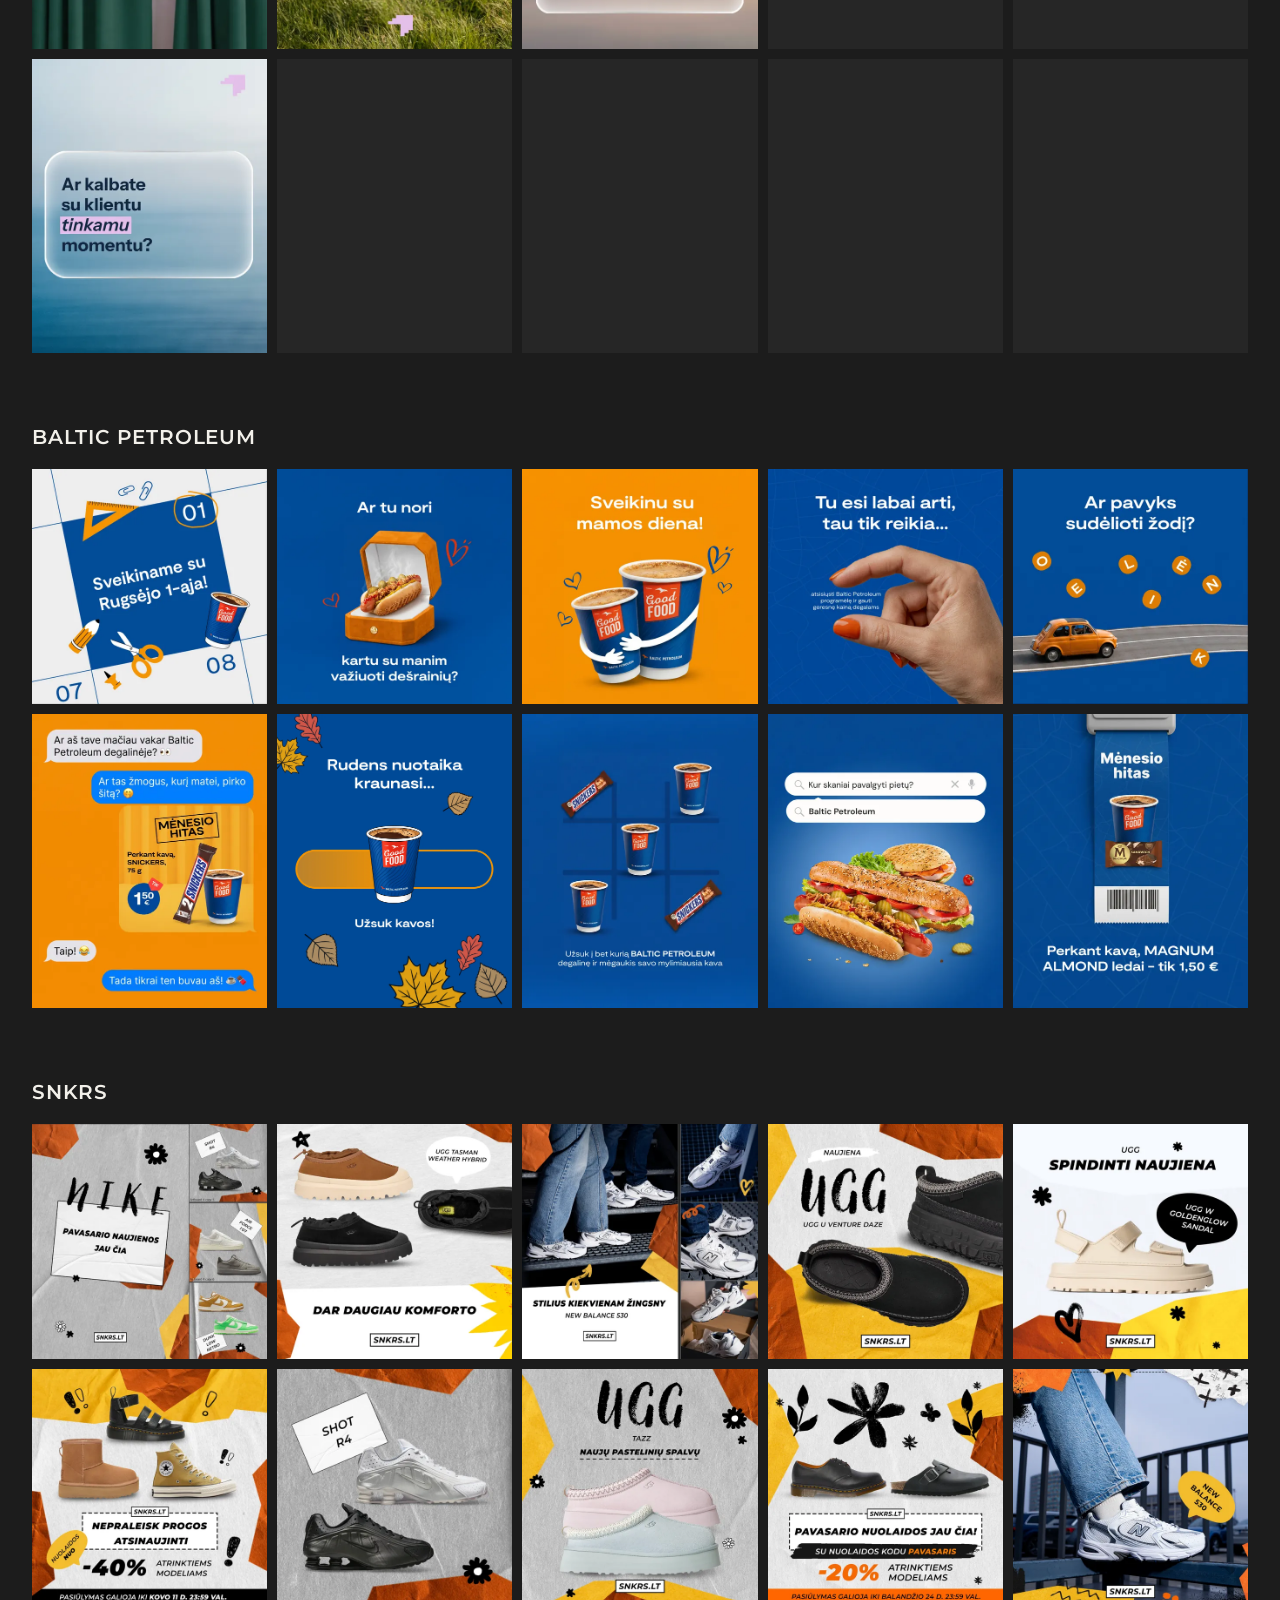
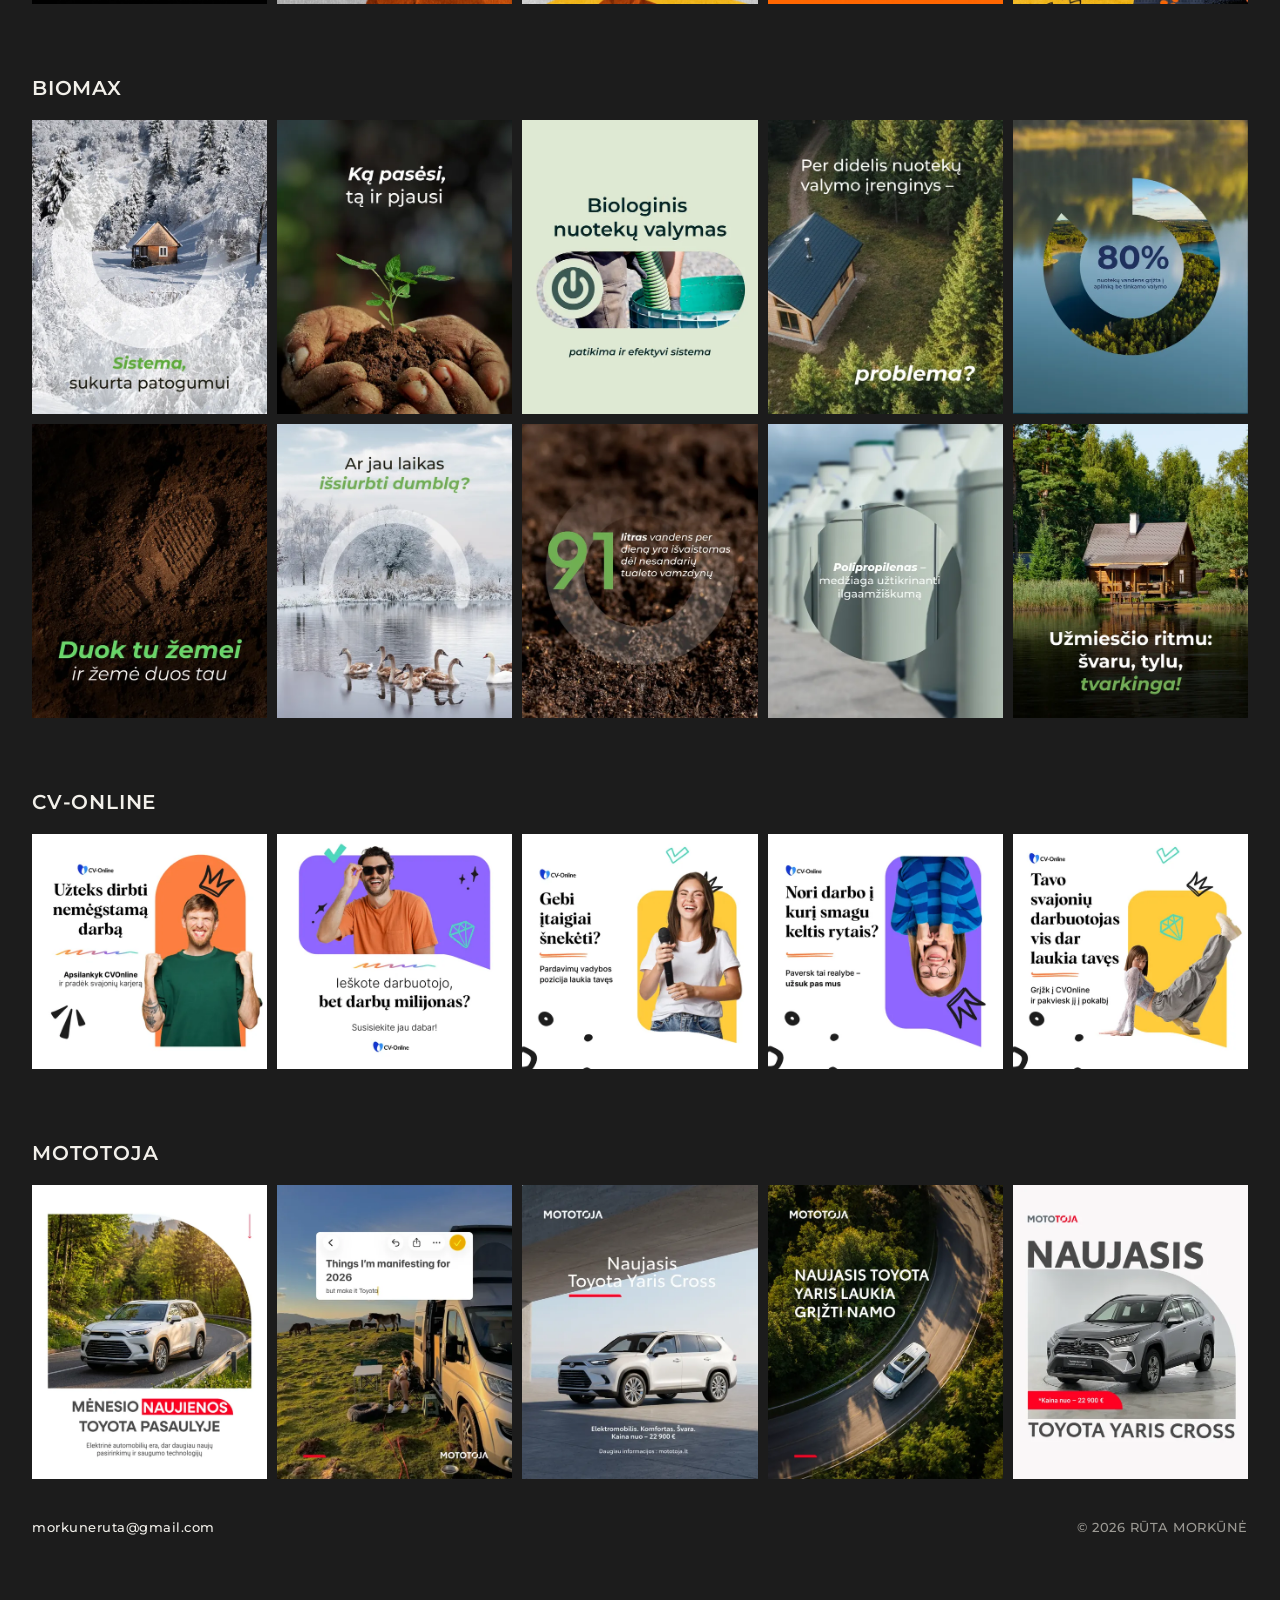
<file: visuals.html>
<!doctype html>
<html lang="lt">
<head>
  <meta charset="utf-8">
  <meta name="viewport" content="width=device-width, initial-scale=1">
  <title>Rūta Morkūnė – Visuals</title>
  <meta name="description" content="Rūta Morkūnė – grafikos dizainerė. Prekės ženklai, socialinių tinklų turinys, animacija.">
  <meta property="og:title" content="Rūta Morkūnė – Visuals">
  <meta property="og:description" content="Grafikos dizainerės portfolio.">
  <meta property="og:image" content="https://marshruta.lt/assets/og.jpg">
  <link rel="icon" href="assets/favicon.svg" type="image/svg+xml">
  <link rel="preconnect" href="https://fonts.googleapis.com">
  <link rel="preconnect" href="https://fonts.gstatic.com" crossorigin>
  <link rel="stylesheet" href="https://fonts.googleapis.com/css2?family=Montserrat:wght@500;600&display=swap">
  <link rel="stylesheet" href="assets/site.css?v=f2a3e740">
</head>
<body>
  <header class="bar">
    <span class="brand">Rūta Morkūnė</span>
    <nav class="nav">
      <a href="index.html">Portfolio</a>
      <a href="visuals.html" aria-current="page">Visuals</a>
    </nav>
  </header>
  <main id="top" class="clients">
    <section class="client">
      <h2 class="client-name">Pergalė</h2>
      <div class="visuals">
        <figure class="tile">
          <video class="tile-media" muted loop playsinline preload="none" poster="assets/visuals/01.webp?v=b8cd02c7" aria-label="Socialinių tinklų įrašas" width="1080" height="1350">
            <source src="assets/visuals/01.mp4?v=5c831fc1" type="video/mp4">
          </video>
        </figure>
        <figure class="tile">
          <img class="tile-media" src="assets/visuals/02-540.webp?v=ed97c007" srcset="assets/visuals/02-540.webp?v=ed97c007 540w, assets/visuals/02.webp?v=c2f0c7b9 1080w" sizes="(min-width: 1664px) 320px, (min-width: 900px) calc((100vw - 64px) / 5), (min-width: 601px) calc((100vw - 32px) / 3), calc((100vw - 32px) / 2)" width="1080" height="1350" loading="lazy" decoding="async" alt="Socialinių tinklų įrašas">
        </figure>
        <figure class="tile">
          <img class="tile-media" src="assets/visuals/03-540.webp?v=352e27f2" srcset="assets/visuals/03-540.webp?v=352e27f2 540w, assets/visuals/03.webp?v=df37a19c 1080w" sizes="(min-width: 1664px) 320px, (min-width: 900px) calc((100vw - 64px) / 5), (min-width: 601px) calc((100vw - 32px) / 3), calc((100vw - 32px) / 2)" width="1080" height="1350" loading="lazy" decoding="async" alt="Socialinių tinklų įrašas">
        </figure>
        <figure class="tile">
          <img class="tile-media" src="assets/visuals/04-540.webp?v=575e9b86" srcset="assets/visuals/04-540.webp?v=575e9b86 540w, assets/visuals/04.webp?v=3a57fbc2 1080w" sizes="(min-width: 1664px) 320px, (min-width: 900px) calc((100vw - 64px) / 5), (min-width: 601px) calc((100vw - 32px) / 3), calc((100vw - 32px) / 2)" width="1080" height="1350" loading="lazy" decoding="async" alt="Socialinių tinklų įrašas">
        </figure>
        <figure class="tile">
          <video class="tile-media" muted loop playsinline preload="none" poster="assets/visuals/05.webp?v=6ba7dfc9" aria-label="Socialinių tinklų įrašas" width="1080" height="1350">
            <source src="assets/visuals/05.mp4?v=8e596cce" type="video/mp4">
          </video>
        </figure>
      </div>
    </section>
    <section class="client">
      <h2 class="client-name">Bio Bandits</h2>
      <div class="visuals">
        <figure class="tile">
          <img class="tile-media" src="assets/visuals/06-540.webp?v=253c8e41" srcset="assets/visuals/06-540.webp?v=253c8e41 540w, assets/visuals/06.webp?v=f3fba829 1080w" sizes="(min-width: 1664px) 320px, (min-width: 900px) calc((100vw - 64px) / 5), (min-width: 601px) calc((100vw - 32px) / 3), calc((100vw - 32px) / 2)" width="1080" height="1350" loading="lazy" decoding="async" alt="Socialinių tinklų įrašas">
        </figure>
        <figure class="tile">
          <video class="tile-media" muted loop playsinline preload="none" poster="assets/visuals/07.webp?v=493295c5" aria-label="Socialinių tinklų įrašas" width="1080" height="1350">
            <source src="assets/visuals/07.mp4?v=81456335" type="video/mp4">
          </video>
        </figure>
        <figure class="tile">
          <img class="tile-media" src="assets/visuals/08-540.webp?v=d8ade86b" srcset="assets/visuals/08-540.webp?v=d8ade86b 540w, assets/visuals/08.webp?v=1a69f24e 1080w" sizes="(min-width: 1664px) 320px, (min-width: 900px) calc((100vw - 64px) / 5), (min-width: 601px) calc((100vw - 32px) / 3), calc((100vw - 32px) / 2)" width="1080" height="1350" loading="lazy" decoding="async" alt="Socialinių tinklų įrašas">
        </figure>
        <figure class="tile">
          <video class="tile-media" muted loop playsinline preload="none" poster="assets/visuals/09.webp?v=46d77818" aria-label="Socialinių tinklų įrašas" width="1080" height="1350">
            <source src="assets/visuals/09.mp4?v=6edd11e7" type="video/mp4">
          </video>
        </figure>
        <figure class="tile">
          <video class="tile-media" muted loop playsinline preload="none" poster="assets/visuals/10.webp?v=ea725dbd" aria-label="Socialinių tinklų įrašas" width="1080" height="1350">
            <source src="assets/visuals/10.mp4?v=16c973ac" type="video/mp4">
          </video>
        </figure>
      </div>
    </section>
    <section class="client">
      <h2 class="client-name">Upė</h2>
      <div class="visuals">
        <figure class="tile">
          <img class="tile-media" src="assets/visuals/11-540.webp?v=04a4db46" srcset="assets/visuals/11-540.webp?v=04a4db46 540w, assets/visuals/11.webp?v=7093d6fd 1080w" sizes="(min-width: 1664px) 320px, (min-width: 900px) calc((100vw - 64px) / 5), (min-width: 601px) calc((100vw - 32px) / 3), calc((100vw - 32px) / 2)" width="1080" height="1350" loading="lazy" decoding="async" alt="Socialinių tinklų įrašas">
        </figure>
        <figure class="tile">
          <video class="tile-media" muted loop playsinline preload="none" poster="assets/visuals/12.webp?v=22c41542" aria-label="Socialinių tinklų įrašas" width="1080" height="1350">
            <source src="assets/visuals/12.mp4?v=a4964d57" type="video/mp4">
          </video>
        </figure>
        <figure class="tile">
          <img class="tile-media" src="assets/visuals/13-540.webp?v=7a6e2259" srcset="assets/visuals/13-540.webp?v=7a6e2259 540w, assets/visuals/13.webp?v=7bf8e8da 1080w" sizes="(min-width: 1664px) 320px, (min-width: 900px) calc((100vw - 64px) / 5), (min-width: 601px) calc((100vw - 32px) / 3), calc((100vw - 32px) / 2)" width="1080" height="1350" loading="lazy" decoding="async" alt="Socialinių tinklų įrašas">
        </figure>
        <figure class="tile">
          <img class="tile-media" src="assets/visuals/14-540.webp?v=b4def2b8" srcset="assets/visuals/14-540.webp?v=b4def2b8 540w, assets/visuals/14.webp?v=8b13511f 1080w" sizes="(min-width: 1664px) 320px, (min-width: 900px) calc((100vw - 64px) / 5), (min-width: 601px) calc((100vw - 32px) / 3), calc((100vw - 32px) / 2)" width="1080" height="1350" loading="lazy" decoding="async" alt="Socialinių tinklų įrašas">
        </figure>
        <figure class="tile">
          <video class="tile-media" muted loop playsinline preload="none" poster="assets/visuals/15.webp?v=8e0875ca" aria-label="Socialinių tinklų įrašas" width="1080" height="1350">
            <source src="assets/visuals/15.mp4?v=d532e7e1" type="video/mp4">
          </video>
        </figure>
      </div>
    </section>
    <section class="client">
      <h2 class="client-name">Citus</h2>
      <div class="visuals">
        <figure class="tile">
          <img class="tile-media" src="assets/visuals/16-540.webp?v=06f0573c" srcset="assets/visuals/16-540.webp?v=06f0573c 540w, assets/visuals/16.webp?v=e6677d13 1080w" sizes="(min-width: 1664px) 320px, (min-width: 900px) calc((100vw - 64px) / 5), (min-width: 601px) calc((100vw - 32px) / 3), calc((100vw - 32px) / 2)" width="1080" height="1080" loading="lazy" decoding="async" alt="Socialinių tinklų įrašas">
        </figure>
        <figure class="tile">
          <img class="tile-media" src="assets/visuals/17-540.webp?v=426ea9e2" srcset="assets/visuals/17-540.webp?v=426ea9e2 540w, assets/visuals/17.webp?v=c7c7a7fd 1080w" sizes="(min-width: 1664px) 320px, (min-width: 900px) calc((100vw - 64px) / 5), (min-width: 601px) calc((100vw - 32px) / 3), calc((100vw - 32px) / 2)" width="1080" height="1080" loading="lazy" decoding="async" alt="Socialinių tinklų įrašas">
        </figure>
        <figure class="tile">
          <img class="tile-media" src="assets/visuals/18-540.webp?v=6f247d1d" srcset="assets/visuals/18-540.webp?v=6f247d1d 540w, assets/visuals/18.webp?v=c5238cbc 1080w" sizes="(min-width: 1664px) 320px, (min-width: 900px) calc((100vw - 64px) / 5), (min-width: 601px) calc((100vw - 32px) / 3), calc((100vw - 32px) / 2)" width="1080" height="1080" loading="lazy" decoding="async" alt="Socialinių tinklų įrašas">
        </figure>
        <figure class="tile">
          <img class="tile-media" src="assets/visuals/19-540.webp?v=e0e3a908" srcset="assets/visuals/19-540.webp?v=e0e3a908 540w, assets/visuals/19.webp?v=5a7e83e7 1080w" sizes="(min-width: 1664px) 320px, (min-width: 900px) calc((100vw - 64px) / 5), (min-width: 601px) calc((100vw - 32px) / 3), calc((100vw - 32px) / 2)" width="1080" height="1080" loading="lazy" decoding="async" alt="Socialinių tinklų įrašas">
        </figure>
        <figure class="tile">
          <img class="tile-media" src="assets/visuals/20-540.webp?v=890dbd78" srcset="assets/visuals/20-540.webp?v=890dbd78 540w, assets/visuals/20.webp?v=928a0db2 1080w" sizes="(min-width: 1664px) 320px, (min-width: 900px) calc((100vw - 64px) / 5), (min-width: 601px) calc((100vw - 32px) / 3), calc((100vw - 32px) / 2)" width="1080" height="1080" loading="lazy" decoding="async" alt="Socialinių tinklų įrašas">
        </figure>
        <figure class="tile">
          <img class="tile-media" src="assets/visuals/21-540.webp?v=cfec6e69" srcset="assets/visuals/21-540.webp?v=cfec6e69 540w, assets/visuals/21.webp?v=56170ecb 1080w" sizes="(min-width: 1664px) 320px, (min-width: 900px) calc((100vw - 64px) / 5), (min-width: 601px) calc((100vw - 32px) / 3), calc((100vw - 32px) / 2)" width="1080" height="1080" loading="lazy" decoding="async" alt="Socialinių tinklų įrašas">
        </figure>
        <figure class="tile">
          <img class="tile-media" src="assets/visuals/22-540.webp?v=87e6f672" srcset="assets/visuals/22-540.webp?v=87e6f672 540w, assets/visuals/22.webp?v=1dd22532 1080w" sizes="(min-width: 1664px) 320px, (min-width: 900px) calc((100vw - 64px) / 5), (min-width: 601px) calc((100vw - 32px) / 3), calc((100vw - 32px) / 2)" width="1080" height="1080" loading="lazy" decoding="async" alt="Socialinių tinklų įrašas">
        </figure>
        <figure class="tile">
          <img class="tile-media" src="assets/visuals/23-540.webp?v=1dadbf72" srcset="assets/visuals/23-540.webp?v=1dadbf72 540w, assets/visuals/23.webp?v=9a4a9ec4 1080w" sizes="(min-width: 1664px) 320px, (min-width: 900px) calc((100vw - 64px) / 5), (min-width: 601px) calc((100vw - 32px) / 3), calc((100vw - 32px) / 2)" width="1080" height="1080" loading="lazy" decoding="async" alt="Socialinių tinklų įrašas">
        </figure>
        <figure class="tile">
          <video class="tile-media" muted loop playsinline preload="none" poster="assets/visuals/24.webp?v=3f042f16" aria-label="Socialinių tinklų įrašas" width="1080" height="1080">
            <source src="assets/visuals/24.mp4?v=7071d082" type="video/mp4">
          </video>
        </figure>
        <figure class="tile">
          <img class="tile-media" src="assets/visuals/25-540.webp?v=5f062c82" srcset="assets/visuals/25-540.webp?v=5f062c82 540w, assets/visuals/25.webp?v=eafae5d5 1080w" sizes="(min-width: 1664px) 320px, (min-width: 900px) calc((100vw - 64px) / 5), (min-width: 601px) calc((100vw - 32px) / 3), calc((100vw - 32px) / 2)" width="1080" height="1080" loading="lazy" decoding="async" alt="Socialinių tinklų įrašas">
        </figure>
      </div>
    </section>
    <section class="client">
      <h2 class="client-name">Famisano</h2>
      <div class="visuals">
        <figure class="tile">
          <video class="tile-media" muted loop playsinline preload="none" poster="assets/visuals/26.webp?v=de84eb42" aria-label="Socialinių tinklų įrašas" width="1080" height="1080">
            <source src="assets/visuals/26.mp4?v=9ad0a773" type="video/mp4">
          </video>
        </figure>
        <figure class="tile">
          <img class="tile-media" src="assets/visuals/27-540.webp?v=11a94513" srcset="assets/visuals/27-540.webp?v=11a94513 540w, assets/visuals/27.webp?v=b823fee5 1080w" sizes="(min-width: 1664px) 320px, (min-width: 900px) calc((100vw - 64px) / 5), (min-width: 601px) calc((100vw - 32px) / 3), calc((100vw - 32px) / 2)" width="1080" height="1080" loading="lazy" decoding="async" alt="Socialinių tinklų įrašas">
        </figure>
        <figure class="tile">
          <video class="tile-media" muted loop playsinline preload="none" poster="assets/visuals/28.webp?v=bddb0f18" aria-label="Socialinių tinklų įrašas" width="1080" height="1080">
            <source src="assets/visuals/28.mp4?v=38f4b628" type="video/mp4">
          </video>
        </figure>
        <figure class="tile">
          <img class="tile-media" src="assets/visuals/29-540.webp?v=7dac865b" srcset="assets/visuals/29-540.webp?v=7dac865b 540w, assets/visuals/29.webp?v=fdd37eb9 1080w" sizes="(min-width: 1664px) 320px, (min-width: 900px) calc((100vw - 64px) / 5), (min-width: 601px) calc((100vw - 32px) / 3), calc((100vw - 32px) / 2)" width="1080" height="1080" loading="lazy" decoding="async" alt="Socialinių tinklų įrašas">
        </figure>
        <figure class="tile">
          <video class="tile-media" muted loop playsinline preload="none" poster="assets/visuals/30.webp?v=dab52be5" aria-label="Socialinių tinklų įrašas" width="1080" height="1080">
            <source src="assets/visuals/30.mp4?v=5eb0ba3b" type="video/mp4">
          </video>
        </figure>
        <figure class="tile">
          <img class="tile-media" src="assets/visuals/31-540.webp?v=a3f0fd70" srcset="assets/visuals/31-540.webp?v=a3f0fd70 540w, assets/visuals/31.webp?v=ac1d2172 1080w" sizes="(min-width: 1664px) 320px, (min-width: 900px) calc((100vw - 64px) / 5), (min-width: 601px) calc((100vw - 32px) / 3), calc((100vw - 32px) / 2)" width="1080" height="1080" loading="lazy" decoding="async" alt="Socialinių tinklų įrašas">
        </figure>
        <figure class="tile">
          <img class="tile-media" src="assets/visuals/32-540.webp?v=0149d2c8" srcset="assets/visuals/32-540.webp?v=0149d2c8 540w, assets/visuals/32.webp?v=e43b6d06 1080w" sizes="(min-width: 1664px) 320px, (min-width: 900px) calc((100vw - 64px) / 5), (min-width: 601px) calc((100vw - 32px) / 3), calc((100vw - 32px) / 2)" width="1080" height="1080" loading="lazy" decoding="async" alt="Socialinių tinklų įrašas">
        </figure>
        <figure class="tile">
          <video class="tile-media" muted loop playsinline preload="none" poster="assets/visuals/33.webp?v=e8187a68" aria-label="Socialinių tinklų įrašas" width="1080" height="1080">
            <source src="assets/visuals/33.mp4?v=25908a4b" type="video/mp4">
          </video>
        </figure>
        <figure class="tile">
          <img class="tile-media" src="assets/visuals/34-540.webp?v=a0040b26" srcset="assets/visuals/34-540.webp?v=a0040b26 540w, assets/visuals/34.webp?v=7644c44b 1080w" sizes="(min-width: 1664px) 320px, (min-width: 900px) calc((100vw - 64px) / 5), (min-width: 601px) calc((100vw - 32px) / 3), calc((100vw - 32px) / 2)" width="1080" height="1080" loading="lazy" decoding="async" alt="Socialinių tinklų įrašas">
        </figure>
        <figure class="tile">
          <img class="tile-media" src="assets/visuals/35-540.webp?v=ff41e7d4" srcset="assets/visuals/35-540.webp?v=ff41e7d4 540w, assets/visuals/35.webp?v=00721c3e 1080w" sizes="(min-width: 1664px) 320px, (min-width: 900px) calc((100vw - 64px) / 5), (min-width: 601px) calc((100vw - 32px) / 3), calc((100vw - 32px) / 2)" width="1080" height="1080" loading="lazy" decoding="async" alt="Socialinių tinklų įrašas">
        </figure>
      </div>
    </section>
    <section class="client">
      <h2 class="client-name">Rokiškio karvutė</h2>
      <div class="visuals">
        <figure class="tile">
          <img class="tile-media" src="assets/visuals/36-540.webp?v=8cfe564f" srcset="assets/visuals/36-540.webp?v=8cfe564f 540w, assets/visuals/36.webp?v=9706aefa 1080w" sizes="(min-width: 1664px) 320px, (min-width: 900px) calc((100vw - 64px) / 5), (min-width: 601px) calc((100vw - 32px) / 3), calc((100vw - 32px) / 2)" width="1080" height="1080" loading="lazy" decoding="async" alt="Socialinių tinklų įrašas">
        </figure>
        <figure class="tile">
          <img class="tile-media" src="assets/visuals/37-540.webp?v=fdce221c" srcset="assets/visuals/37-540.webp?v=fdce221c 540w, assets/visuals/37.webp?v=9f35f43f 1080w" sizes="(min-width: 1664px) 320px, (min-width: 900px) calc((100vw - 64px) / 5), (min-width: 601px) calc((100vw - 32px) / 3), calc((100vw - 32px) / 2)" width="1080" height="1080" loading="lazy" decoding="async" alt="Socialinių tinklų įrašas">
        </figure>
        <figure class="tile">
          <img class="tile-media" src="assets/visuals/38-540.webp?v=bebc7880" srcset="assets/visuals/38-540.webp?v=bebc7880 540w, assets/visuals/38.webp?v=f5d0189c 1080w" sizes="(min-width: 1664px) 320px, (min-width: 900px) calc((100vw - 64px) / 5), (min-width: 601px) calc((100vw - 32px) / 3), calc((100vw - 32px) / 2)" width="1080" height="1080" loading="lazy" decoding="async" alt="Socialinių tinklų įrašas">
        </figure>
        <figure class="tile">
          <img class="tile-media" src="assets/visuals/39-540.webp?v=6a675d99" srcset="assets/visuals/39-540.webp?v=6a675d99 540w, assets/visuals/39.webp?v=6f37a6fe 1080w" sizes="(min-width: 1664px) 320px, (min-width: 900px) calc((100vw - 64px) / 5), (min-width: 601px) calc((100vw - 32px) / 3), calc((100vw - 32px) / 2)" width="1080" height="1080" loading="lazy" decoding="async" alt="Socialinių tinklų įrašas">
        </figure>
        <figure class="tile">
          <img class="tile-media" src="assets/visuals/40-540.webp?v=34b31886" srcset="assets/visuals/40-540.webp?v=34b31886 540w, assets/visuals/40.webp?v=631917f0 1080w" sizes="(min-width: 1664px) 320px, (min-width: 900px) calc((100vw - 64px) / 5), (min-width: 601px) calc((100vw - 32px) / 3), calc((100vw - 32px) / 2)" width="1080" height="1080" loading="lazy" decoding="async" alt="Socialinių tinklų įrašas">
        </figure>
        <figure class="tile">
          <img class="tile-media" src="assets/visuals/41-540.webp?v=eceac793" srcset="assets/visuals/41-540.webp?v=eceac793 540w, assets/visuals/41.webp?v=c8009245 1080w" sizes="(min-width: 1664px) 320px, (min-width: 900px) calc((100vw - 64px) / 5), (min-width: 601px) calc((100vw - 32px) / 3), calc((100vw - 32px) / 2)" width="1080" height="1080" loading="lazy" decoding="async" alt="Socialinių tinklų įrašas">
        </figure>
        <figure class="tile">
          <img class="tile-media" src="assets/visuals/42-540.webp?v=0af372a5" srcset="assets/visuals/42-540.webp?v=0af372a5 540w, assets/visuals/42.webp?v=2238b47b 1080w" sizes="(min-width: 1664px) 320px, (min-width: 900px) calc((100vw - 64px) / 5), (min-width: 601px) calc((100vw - 32px) / 3), calc((100vw - 32px) / 2)" width="1080" height="1080" loading="lazy" decoding="async" alt="Socialinių tinklų įrašas">
        </figure>
        <figure class="tile">
          <img class="tile-media" src="assets/visuals/43-540.webp?v=736a8760" srcset="assets/visuals/43-540.webp?v=736a8760 540w, assets/visuals/43.webp?v=d902307b 1080w" sizes="(min-width: 1664px) 320px, (min-width: 900px) calc((100vw - 64px) / 5), (min-width: 601px) calc((100vw - 32px) / 3), calc((100vw - 32px) / 2)" width="1080" height="1080" loading="lazy" decoding="async" alt="Socialinių tinklų įrašas">
        </figure>
        <figure class="tile">
          <img class="tile-media" src="assets/visuals/44-540.webp?v=b249e44f" srcset="assets/visuals/44-540.webp?v=b249e44f 540w, assets/visuals/44.webp?v=9e823c0d 1080w" sizes="(min-width: 1664px) 320px, (min-width: 900px) calc((100vw - 64px) / 5), (min-width: 601px) calc((100vw - 32px) / 3), calc((100vw - 32px) / 2)" width="1080" height="1080" loading="lazy" decoding="async" alt="Socialinių tinklų įrašas">
        </figure>
        <figure class="tile">
          <img class="tile-media" src="assets/visuals/45-540.webp?v=8593502d" srcset="assets/visuals/45-540.webp?v=8593502d 540w, assets/visuals/45.webp?v=2b90fa03 1080w" sizes="(min-width: 1664px) 320px, (min-width: 900px) calc((100vw - 64px) / 5), (min-width: 601px) calc((100vw - 32px) / 3), calc((100vw - 32px) / 2)" width="1080" height="1080" loading="lazy" decoding="async" alt="Socialinių tinklų įrašas">
        </figure>
      </div>
    </section>
    <section class="client">
      <h2 class="client-name">Meliva</h2>
      <div class="visuals">
        <figure class="tile">
          <img class="tile-media" src="assets/visuals/46-540.webp?v=4cfe0132" srcset="assets/visuals/46-540.webp?v=4cfe0132 540w, assets/visuals/46.webp?v=85d1655c 1080w" sizes="(min-width: 1664px) 320px, (min-width: 900px) calc((100vw - 64px) / 5), (min-width: 601px) calc((100vw - 32px) / 3), calc((100vw - 32px) / 2)" width="1080" height="1350" loading="lazy" decoding="async" alt="Socialinių tinklų įrašas">
        </figure>
        <figure class="tile">
          <img class="tile-media" src="assets/visuals/47-540.webp?v=4db73b89" srcset="assets/visuals/47-540.webp?v=4db73b89 540w, assets/visuals/47.webp?v=bae2467a 1080w" sizes="(min-width: 1664px) 320px, (min-width: 900px) calc((100vw - 64px) / 5), (min-width: 601px) calc((100vw - 32px) / 3), calc((100vw - 32px) / 2)" width="1080" height="1350" loading="lazy" decoding="async" alt="Socialinių tinklų įrašas">
        </figure>
        <figure class="tile">
          <img class="tile-media" src="assets/visuals/48-540.webp?v=c6d3200e" srcset="assets/visuals/48-540.webp?v=c6d3200e 540w, assets/visuals/48.webp?v=177d0647 1080w" sizes="(min-width: 1664px) 320px, (min-width: 900px) calc((100vw - 64px) / 5), (min-width: 601px) calc((100vw - 32px) / 3), calc((100vw - 32px) / 2)" width="1080" height="1350" loading="lazy" decoding="async" alt="Socialinių tinklų įrašas">
        </figure>
        <figure class="tile">
          <img class="tile-media" src="assets/visuals/49-540.webp?v=f797a5fb" srcset="assets/visuals/49-540.webp?v=f797a5fb 540w, assets/visuals/49.webp?v=11fc1e7c 1080w" sizes="(min-width: 1664px) 320px, (min-width: 900px) calc((100vw - 64px) / 5), (min-width: 601px) calc((100vw - 32px) / 3), calc((100vw - 32px) / 2)" width="1080" height="1350" loading="lazy" decoding="async" alt="Socialinių tinklų įrašas">
        </figure>
        <figure class="tile">
          <img class="tile-media" src="assets/visuals/50-540.webp?v=d89ea80f" srcset="assets/visuals/50-540.webp?v=d89ea80f 540w, assets/visuals/50.webp?v=66872f45 1080w" sizes="(min-width: 1664px) 320px, (min-width: 900px) calc((100vw - 64px) / 5), (min-width: 601px) calc((100vw - 32px) / 3), calc((100vw - 32px) / 2)" width="1080" height="1350" loading="lazy" decoding="async" alt="Socialinių tinklų įrašas">
        </figure>
      </div>
    </section>
    <section class="client">
      <h2 class="client-name">Nordic Lily</h2>
      <div class="visuals">
        <figure class="tile">
          <img class="tile-media" src="assets/visuals/51-540.webp?v=414d3419" srcset="assets/visuals/51-540.webp?v=414d3419 540w, assets/visuals/51.webp?v=c41563c5 1080w" sizes="(min-width: 1664px) 320px, (min-width: 900px) calc((100vw - 64px) / 5), (min-width: 601px) calc((100vw - 32px) / 3), calc((100vw - 32px) / 2)" width="1080" height="1080" loading="lazy" decoding="async" alt="Socialinių tinklų įrašas">
        </figure>
        <figure class="tile">
          <img class="tile-media" src="assets/visuals/52-540.webp?v=4f8e7a1a" srcset="assets/visuals/52-540.webp?v=4f8e7a1a 540w, assets/visuals/52.webp?v=7fa777d0 1080w" sizes="(min-width: 1664px) 320px, (min-width: 900px) calc((100vw - 64px) / 5), (min-width: 601px) calc((100vw - 32px) / 3), calc((100vw - 32px) / 2)" width="1080" height="1080" loading="lazy" decoding="async" alt="Socialinių tinklų įrašas">
        </figure>
        <figure class="tile">
          <img class="tile-media" src="assets/visuals/53-540.webp?v=a2cf608a" srcset="assets/visuals/53-540.webp?v=a2cf608a 540w, assets/visuals/53.webp?v=3122ea91 1080w" sizes="(min-width: 1664px) 320px, (min-width: 900px) calc((100vw - 64px) / 5), (min-width: 601px) calc((100vw - 32px) / 3), calc((100vw - 32px) / 2)" width="1080" height="1080" loading="lazy" decoding="async" alt="Socialinių tinklų įrašas">
        </figure>
        <figure class="tile">
          <img class="tile-media" src="assets/visuals/54-540.webp?v=99bd07b5" srcset="assets/visuals/54-540.webp?v=99bd07b5 540w, assets/visuals/54.webp?v=367eb0f1 1080w" sizes="(min-width: 1664px) 320px, (min-width: 900px) calc((100vw - 64px) / 5), (min-width: 601px) calc((100vw - 32px) / 3), calc((100vw - 32px) / 2)" width="1080" height="1080" loading="lazy" decoding="async" alt="Socialinių tinklų įrašas">
        </figure>
        <figure class="tile">
          <img class="tile-media" src="assets/visuals/55-540.webp?v=454bd790" srcset="assets/visuals/55-540.webp?v=454bd790 540w, assets/visuals/55.webp?v=2d57a3fa 1080w" sizes="(min-width: 1664px) 320px, (min-width: 900px) calc((100vw - 64px) / 5), (min-width: 601px) calc((100vw - 32px) / 3), calc((100vw - 32px) / 2)" width="1080" height="1080" loading="lazy" decoding="async" alt="Socialinių tinklų įrašas">
        </figure>
        <figure class="tile">
          <img class="tile-media" src="assets/visuals/56-540.webp?v=e343dd2c" srcset="assets/visuals/56-540.webp?v=e343dd2c 540w, assets/visuals/56.webp?v=827af1c2 1080w" sizes="(min-width: 1664px) 320px, (min-width: 900px) calc((100vw - 64px) / 5), (min-width: 601px) calc((100vw - 32px) / 3), calc((100vw - 32px) / 2)" width="1080" height="1080" loading="lazy" decoding="async" alt="Socialinių tinklų įrašas">
        </figure>
        <figure class="tile">
          <img class="tile-media" src="assets/visuals/57-540.webp?v=4b12831d" srcset="assets/visuals/57-540.webp?v=4b12831d 540w, assets/visuals/57.webp?v=c109f4cb 1080w" sizes="(min-width: 1664px) 320px, (min-width: 900px) calc((100vw - 64px) / 5), (min-width: 601px) calc((100vw - 32px) / 3), calc((100vw - 32px) / 2)" width="1080" height="1080" loading="lazy" decoding="async" alt="Socialinių tinklų įrašas">
        </figure>
        <figure class="tile">
          <img class="tile-media" src="assets/visuals/58-540.webp?v=8e11fc80" srcset="assets/visuals/58-540.webp?v=8e11fc80 540w, assets/visuals/58.webp?v=a7e5dd6b 1080w" sizes="(min-width: 1664px) 320px, (min-width: 900px) calc((100vw - 64px) / 5), (min-width: 601px) calc((100vw - 32px) / 3), calc((100vw - 32px) / 2)" width="1080" height="1080" loading="lazy" decoding="async" alt="Socialinių tinklų įrašas">
        </figure>
        <figure class="tile">
          <img class="tile-media" src="assets/visuals/59-540.webp?v=e577a604" srcset="assets/visuals/59-540.webp?v=e577a604 540w, assets/visuals/59.webp?v=8b9ba1d3 1080w" sizes="(min-width: 1664px) 320px, (min-width: 900px) calc((100vw - 64px) / 5), (min-width: 601px) calc((100vw - 32px) / 3), calc((100vw - 32px) / 2)" width="1080" height="1080" loading="lazy" decoding="async" alt="Socialinių tinklų įrašas">
        </figure>
        <figure class="tile">
          <img class="tile-media" src="assets/visuals/60-540.webp?v=a2cf608a" srcset="assets/visuals/60-540.webp?v=a2cf608a 540w, assets/visuals/60.webp?v=3122ea91 1080w" sizes="(min-width: 1664px) 320px, (min-width: 900px) calc((100vw - 64px) / 5), (min-width: 601px) calc((100vw - 32px) / 3), calc((100vw - 32px) / 2)" width="1080" height="1080" loading="lazy" decoding="async" alt="Socialinių tinklų įrašas">
        </figure>
      </div>
    </section>
    <section class="client">
      <h2 class="client-name">Loomi</h2>
      <div class="visuals">
        <figure class="tile">
          <img class="tile-media" src="assets/visuals/61-540.webp?v=32b957a5" srcset="assets/visuals/61-540.webp?v=32b957a5 540w, assets/visuals/61.webp?v=18d5fde4 1080w" sizes="(min-width: 1664px) 320px, (min-width: 900px) calc((100vw - 64px) / 5), (min-width: 601px) calc((100vw - 32px) / 3), calc((100vw - 32px) / 2)" width="1080" height="1350" loading="lazy" decoding="async" alt="Socialinių tinklų įrašas">
        </figure>
        <figure class="tile">
          <img class="tile-media" src="assets/visuals/62-540.webp?v=5b27f094" srcset="assets/visuals/62-540.webp?v=5b27f094 540w, assets/visuals/62.webp?v=2311fcc7 1080w" sizes="(min-width: 1664px) 320px, (min-width: 900px) calc((100vw - 64px) / 5), (min-width: 601px) calc((100vw - 32px) / 3), calc((100vw - 32px) / 2)" width="1080" height="1350" loading="lazy" decoding="async" alt="Socialinių tinklų įrašas">
        </figure>
        <figure class="tile">
          <img class="tile-media" src="assets/visuals/63-540.webp?v=c328ce1e" srcset="assets/visuals/63-540.webp?v=c328ce1e 540w, assets/visuals/63.webp?v=1b5e6109 1080w" sizes="(min-width: 1664px) 320px, (min-width: 900px) calc((100vw - 64px) / 5), (min-width: 601px) calc((100vw - 32px) / 3), calc((100vw - 32px) / 2)" width="1080" height="1350" loading="lazy" decoding="async" alt="Socialinių tinklų įrašas">
        </figure>
        <figure class="tile">
          <img class="tile-media" src="assets/visuals/64-540.webp?v=2b430eeb" srcset="assets/visuals/64-540.webp?v=2b430eeb 540w, assets/visuals/64.webp?v=9fbe31c6 1080w" sizes="(min-width: 1664px) 320px, (min-width: 900px) calc((100vw - 64px) / 5), (min-width: 601px) calc((100vw - 32px) / 3), calc((100vw - 32px) / 2)" width="1080" height="1350" loading="lazy" decoding="async" alt="Socialinių tinklų įrašas">
        </figure>
        <figure class="tile">
          <img class="tile-media" src="assets/visuals/65-540.webp?v=201b71df" srcset="assets/visuals/65-540.webp?v=201b71df 540w, assets/visuals/65.webp?v=e30ee5f5 1080w" sizes="(min-width: 1664px) 320px, (min-width: 900px) calc((100vw - 64px) / 5), (min-width: 601px) calc((100vw - 32px) / 3), calc((100vw - 32px) / 2)" width="1080" height="1350" loading="lazy" decoding="async" alt="Socialinių tinklų įrašas">
        </figure>
      </div>
    </section>
    <section class="client">
      <h2 class="client-name">Media Partner</h2>
      <div class="visuals">
        <figure class="tile">
          <img class="tile-media" src="assets/visuals/66-540.webp?v=3b16f428" srcset="assets/visuals/66-540.webp?v=3b16f428 540w, assets/visuals/66.webp?v=354065b2 1080w" sizes="(min-width: 1664px) 320px, (min-width: 900px) calc((100vw - 64px) / 5), (min-width: 601px) calc((100vw - 32px) / 3), calc((100vw - 32px) / 2)" width="1080" height="1350" loading="lazy" decoding="async" alt="Socialinių tinklų įrašas">
        </figure>
        <figure class="tile">
          <img class="tile-media" src="assets/visuals/67-540.webp?v=59853aa5" srcset="assets/visuals/67-540.webp?v=59853aa5 540w, assets/visuals/67.webp?v=3da2a6bb 1080w" sizes="(min-width: 1664px) 320px, (min-width: 900px) calc((100vw - 64px) / 5), (min-width: 601px) calc((100vw - 32px) / 3), calc((100vw - 32px) / 2)" width="1080" height="1350" loading="lazy" decoding="async" alt="Socialinių tinklų įrašas">
        </figure>
        <figure class="tile">
          <img class="tile-media" src="assets/visuals/68-540.webp?v=8a0bff25" srcset="assets/visuals/68-540.webp?v=8a0bff25 540w, assets/visuals/68.webp?v=2217e140 1080w" sizes="(min-width: 1664px) 320px, (min-width: 900px) calc((100vw - 64px) / 5), (min-width: 601px) calc((100vw - 32px) / 3), calc((100vw - 32px) / 2)" width="1080" height="1350" loading="lazy" decoding="async" alt="Socialinių tinklų įrašas">
        </figure>
        <figure class="tile">
          <img class="tile-media" src="assets/visuals/69-540.webp?v=058045cb" srcset="assets/visuals/69-540.webp?v=058045cb 540w, assets/visuals/69.webp?v=d5e80a36 1080w" sizes="(min-width: 1664px) 320px, (min-width: 900px) calc((100vw - 64px) / 5), (min-width: 601px) calc((100vw - 32px) / 3), calc((100vw - 32px) / 2)" width="1080" height="1350" loading="lazy" decoding="async" alt="Socialinių tinklų įrašas">
        </figure>
        <figure class="tile">
          <img class="tile-media" src="assets/visuals/70-540.webp?v=e8a8cf7a" srcset="assets/visuals/70-540.webp?v=e8a8cf7a 540w, assets/visuals/70.webp?v=66cde883 1080w" sizes="(min-width: 1664px) 320px, (min-width: 900px) calc((100vw - 64px) / 5), (min-width: 601px) calc((100vw - 32px) / 3), calc((100vw - 32px) / 2)" width="1080" height="1350" loading="lazy" decoding="async" alt="Socialinių tinklų įrašas">
        </figure>
        <figure class="tile">
          <img class="tile-media" src="assets/visuals/71-540.webp?v=28298c5b" srcset="assets/visuals/71-540.webp?v=28298c5b 540w, assets/visuals/71.webp?v=d7763051 1080w" sizes="(min-width: 1664px) 320px, (min-width: 900px) calc((100vw - 64px) / 5), (min-width: 601px) calc((100vw - 32px) / 3), calc((100vw - 32px) / 2)" width="1080" height="1350" loading="lazy" decoding="async" alt="Socialinių tinklų įrašas">
        </figure>
        <figure class="tile">
          <img class="tile-media" src="assets/visuals/72-540.webp?v=e8cf3c2f" srcset="assets/visuals/72-540.webp?v=e8cf3c2f 540w, assets/visuals/72.webp?v=5cfba1c2 1080w" sizes="(min-width: 1664px) 320px, (min-width: 900px) calc((100vw - 64px) / 5), (min-width: 601px) calc((100vw - 32px) / 3), calc((100vw - 32px) / 2)" width="1080" height="1350" loading="lazy" decoding="async" alt="Socialinių tinklų įrašas">
        </figure>
        <figure class="tile">
          <img class="tile-media" src="assets/visuals/73-540.webp?v=a90b27dc" srcset="assets/visuals/73-540.webp?v=a90b27dc 540w, assets/visuals/73.webp?v=5f135a61 1080w" sizes="(min-width: 1664px) 320px, (min-width: 900px) calc((100vw - 64px) / 5), (min-width: 601px) calc((100vw - 32px) / 3), calc((100vw - 32px) / 2)" width="1080" height="1350" loading="lazy" decoding="async" alt="Socialinių tinklų įrašas">
        </figure>
        <figure class="tile">
          <img class="tile-media" src="assets/visuals/74-540.webp?v=17212c61" srcset="assets/visuals/74-540.webp?v=17212c61 540w, assets/visuals/74.webp?v=75924d7d 1080w" sizes="(min-width: 1664px) 320px, (min-width: 900px) calc((100vw - 64px) / 5), (min-width: 601px) calc((100vw - 32px) / 3), calc((100vw - 32px) / 2)" width="1080" height="1350" loading="lazy" decoding="async" alt="Socialinių tinklų įrašas">
        </figure>
        <figure class="tile">
          <img class="tile-media" src="assets/visuals/75-540.webp?v=1acf91b9" srcset="assets/visuals/75-540.webp?v=1acf91b9 540w, assets/visuals/75.webp?v=9832ce08 1080w" sizes="(min-width: 1664px) 320px, (min-width: 900px) calc((100vw - 64px) / 5), (min-width: 601px) calc((100vw - 32px) / 3), calc((100vw - 32px) / 2)" width="1080" height="1350" loading="lazy" decoding="async" alt="Socialinių tinklų įrašas">
        </figure>
      </div>
    </section>
    <section class="client">
      <h2 class="client-name">Baltic Petroleum</h2>
      <div class="visuals">
        <figure class="tile">
          <img class="tile-media" src="assets/visuals/76-540.webp?v=d78e6e5a" srcset="assets/visuals/76-540.webp?v=d78e6e5a 540w, assets/visuals/76.webp?v=2b159a1f 1080w" sizes="(min-width: 1664px) 320px, (min-width: 900px) calc((100vw - 64px) / 5), (min-width: 601px) calc((100vw - 32px) / 3), calc((100vw - 32px) / 2)" width="1080" height="1080" loading="lazy" decoding="async" alt="Socialinių tinklų įrašas">
        </figure>
        <figure class="tile">
          <img class="tile-media" src="assets/visuals/77-540.webp?v=6874702e" srcset="assets/visuals/77-540.webp?v=6874702e 540w, assets/visuals/77.webp?v=d7f80e23 1080w" sizes="(min-width: 1664px) 320px, (min-width: 900px) calc((100vw - 64px) / 5), (min-width: 601px) calc((100vw - 32px) / 3), calc((100vw - 32px) / 2)" width="1080" height="1080" loading="lazy" decoding="async" alt="Socialinių tinklų įrašas">
        </figure>
        <figure class="tile">
          <img class="tile-media" src="assets/visuals/78-540.webp?v=7b3976d9" srcset="assets/visuals/78-540.webp?v=7b3976d9 540w, assets/visuals/78.webp?v=9c7d025d 1080w" sizes="(min-width: 1664px) 320px, (min-width: 900px) calc((100vw - 64px) / 5), (min-width: 601px) calc((100vw - 32px) / 3), calc((100vw - 32px) / 2)" width="1080" height="1080" loading="lazy" decoding="async" alt="Socialinių tinklų įrašas">
        </figure>
        <figure class="tile">
          <img class="tile-media" src="assets/visuals/79-540.webp?v=6867d80e" srcset="assets/visuals/79-540.webp?v=6867d80e 540w, assets/visuals/79.webp?v=1a5e3c90 1080w" sizes="(min-width: 1664px) 320px, (min-width: 900px) calc((100vw - 64px) / 5), (min-width: 601px) calc((100vw - 32px) / 3), calc((100vw - 32px) / 2)" width="1080" height="1080" loading="lazy" decoding="async" alt="Socialinių tinklų įrašas">
        </figure>
        <figure class="tile">
          <img class="tile-media" src="assets/visuals/80-540.webp?v=5cd8e0d8" srcset="assets/visuals/80-540.webp?v=5cd8e0d8 540w, assets/visuals/80.webp?v=5bc2e35b 1080w" sizes="(min-width: 1664px) 320px, (min-width: 900px) calc((100vw - 64px) / 5), (min-width: 601px) calc((100vw - 32px) / 3), calc((100vw - 32px) / 2)" width="1080" height="1080" loading="lazy" decoding="async" alt="Socialinių tinklų įrašas">
        </figure>
        <figure class="tile">
          <img class="tile-media" src="assets/visuals/81-540.webp?v=08cc0ecc" srcset="assets/visuals/81-540.webp?v=08cc0ecc 540w, assets/visuals/81.webp?v=dce758a7 1080w" sizes="(min-width: 1664px) 320px, (min-width: 900px) calc((100vw - 64px) / 5), (min-width: 601px) calc((100vw - 32px) / 3), calc((100vw - 32px) / 2)" width="1080" height="1350" loading="lazy" decoding="async" alt="Socialinių tinklų įrašas">
        </figure>
        <figure class="tile">
          <video class="tile-media" muted loop playsinline preload="none" poster="assets/visuals/82.webp?v=7bc56562" aria-label="Socialinių tinklų įrašas" width="1080" height="1350">
            <source src="assets/visuals/82.mp4?v=0a9e1405" type="video/mp4">
          </video>
        </figure>
        <figure class="tile">
          <img class="tile-media" src="assets/visuals/83-540.webp?v=4644f655" srcset="assets/visuals/83-540.webp?v=4644f655 540w, assets/visuals/83.webp?v=bb461aff 1080w" sizes="(min-width: 1664px) 320px, (min-width: 900px) calc((100vw - 64px) / 5), (min-width: 601px) calc((100vw - 32px) / 3), calc((100vw - 32px) / 2)" width="1080" height="1350" loading="lazy" decoding="async" alt="Socialinių tinklų įrašas">
        </figure>
        <figure class="tile">
          <img class="tile-media" src="assets/visuals/84-540.webp?v=0f1f0e71" srcset="assets/visuals/84-540.webp?v=0f1f0e71 540w, assets/visuals/84.webp?v=9f8540d8 1080w" sizes="(min-width: 1664px) 320px, (min-width: 900px) calc((100vw - 64px) / 5), (min-width: 601px) calc((100vw - 32px) / 3), calc((100vw - 32px) / 2)" width="1080" height="1350" loading="lazy" decoding="async" alt="Socialinių tinklų įrašas">
        </figure>
        <figure class="tile">
          <img class="tile-media" src="assets/visuals/85-540.webp?v=ccaad56b" srcset="assets/visuals/85-540.webp?v=ccaad56b 540w, assets/visuals/85.webp?v=ebc0e734 1080w" sizes="(min-width: 1664px) 320px, (min-width: 900px) calc((100vw - 64px) / 5), (min-width: 601px) calc((100vw - 32px) / 3), calc((100vw - 32px) / 2)" width="1080" height="1350" loading="lazy" decoding="async" alt="Socialinių tinklų įrašas">
        </figure>
      </div>
    </section>
    <section class="client">
      <h2 class="client-name">SNKRS</h2>
      <div class="visuals">
        <figure class="tile">
          <img class="tile-media" src="assets/visuals/86-540.webp?v=08e526f0" srcset="assets/visuals/86-540.webp?v=08e526f0 540w, assets/visuals/86.webp?v=57af0912 1080w" sizes="(min-width: 1664px) 320px, (min-width: 900px) calc((100vw - 64px) / 5), (min-width: 601px) calc((100vw - 32px) / 3), calc((100vw - 32px) / 2)" width="1080" height="1080" loading="lazy" decoding="async" alt="Socialinių tinklų įrašas">
        </figure>
        <figure class="tile">
          <img class="tile-media" src="assets/visuals/87-540.webp?v=9ee8eef4" srcset="assets/visuals/87-540.webp?v=9ee8eef4 540w, assets/visuals/87.webp?v=747d9857 1080w" sizes="(min-width: 1664px) 320px, (min-width: 900px) calc((100vw - 64px) / 5), (min-width: 601px) calc((100vw - 32px) / 3), calc((100vw - 32px) / 2)" width="1080" height="1080" loading="lazy" decoding="async" alt="Socialinių tinklų įrašas">
        </figure>
        <figure class="tile">
          <img class="tile-media" src="assets/visuals/88-540.webp?v=2353a68e" srcset="assets/visuals/88-540.webp?v=2353a68e 540w, assets/visuals/88.webp?v=97026f96 1080w" sizes="(min-width: 1664px) 320px, (min-width: 900px) calc((100vw - 64px) / 5), (min-width: 601px) calc((100vw - 32px) / 3), calc((100vw - 32px) / 2)" width="1080" height="1080" loading="lazy" decoding="async" alt="Socialinių tinklų įrašas">
        </figure>
        <figure class="tile">
          <img class="tile-media" src="assets/visuals/89-540.webp?v=541ed70c" srcset="assets/visuals/89-540.webp?v=541ed70c 540w, assets/visuals/89.webp?v=8e08a2f5 1080w" sizes="(min-width: 1664px) 320px, (min-width: 900px) calc((100vw - 64px) / 5), (min-width: 601px) calc((100vw - 32px) / 3), calc((100vw - 32px) / 2)" width="1080" height="1080" loading="lazy" decoding="async" alt="Socialinių tinklų įrašas">
        </figure>
        <figure class="tile">
          <img class="tile-media" src="assets/visuals/90-540.webp?v=49cde442" srcset="assets/visuals/90-540.webp?v=49cde442 540w, assets/visuals/90.webp?v=c3e205df 1080w" sizes="(min-width: 1664px) 320px, (min-width: 900px) calc((100vw - 64px) / 5), (min-width: 601px) calc((100vw - 32px) / 3), calc((100vw - 32px) / 2)" width="1080" height="1080" loading="lazy" decoding="async" alt="Socialinių tinklų įrašas">
        </figure>
        <figure class="tile">
          <img class="tile-media" src="assets/visuals/91-540.webp?v=f9950c28" srcset="assets/visuals/91-540.webp?v=f9950c28 540w, assets/visuals/91.webp?v=767a2039 1080w" sizes="(min-width: 1664px) 320px, (min-width: 900px) calc((100vw - 64px) / 5), (min-width: 601px) calc((100vw - 32px) / 3), calc((100vw - 32px) / 2)" width="1080" height="1080" loading="lazy" decoding="async" alt="Socialinių tinklų įrašas">
        </figure>
        <figure class="tile">
          <img class="tile-media" src="assets/visuals/92-540.webp?v=b2fb46aa" srcset="assets/visuals/92-540.webp?v=b2fb46aa 540w, assets/visuals/92.webp?v=2735afbd 1080w" sizes="(min-width: 1664px) 320px, (min-width: 900px) calc((100vw - 64px) / 5), (min-width: 601px) calc((100vw - 32px) / 3), calc((100vw - 32px) / 2)" width="1080" height="1080" loading="lazy" decoding="async" alt="Socialinių tinklų įrašas">
        </figure>
        <figure class="tile">
          <img class="tile-media" src="assets/visuals/93-540.webp?v=309ecf92" srcset="assets/visuals/93-540.webp?v=309ecf92 540w, assets/visuals/93.webp?v=54877839 1080w" sizes="(min-width: 1664px) 320px, (min-width: 900px) calc((100vw - 64px) / 5), (min-width: 601px) calc((100vw - 32px) / 3), calc((100vw - 32px) / 2)" width="1080" height="1080" loading="lazy" decoding="async" alt="Socialinių tinklų įrašas">
        </figure>
        <figure class="tile">
          <img class="tile-media" src="assets/visuals/94-540.webp?v=e181c54f" srcset="assets/visuals/94-540.webp?v=e181c54f 540w, assets/visuals/94.webp?v=f249c041 1080w" sizes="(min-width: 1664px) 320px, (min-width: 900px) calc((100vw - 64px) / 5), (min-width: 601px) calc((100vw - 32px) / 3), calc((100vw - 32px) / 2)" width="1080" height="1080" loading="lazy" decoding="async" alt="Socialinių tinklų įrašas">
        </figure>
        <figure class="tile">
          <img class="tile-media" src="assets/visuals/95-540.webp?v=0f2706a6" srcset="assets/visuals/95-540.webp?v=0f2706a6 540w, assets/visuals/95.webp?v=3b182360 1080w" sizes="(min-width: 1664px) 320px, (min-width: 900px) calc((100vw - 64px) / 5), (min-width: 601px) calc((100vw - 32px) / 3), calc((100vw - 32px) / 2)" width="1080" height="1080" loading="lazy" decoding="async" alt="Socialinių tinklų įrašas">
        </figure>
      </div>
    </section>
    <section class="client">
      <h2 class="client-name">Biomax</h2>
      <div class="visuals">
        <figure class="tile">
          <img class="tile-media" src="assets/visuals/96-540.webp?v=ce8e7381" srcset="assets/visuals/96-540.webp?v=ce8e7381 540w, assets/visuals/96.webp?v=b740f9cb 1080w" sizes="(min-width: 1664px) 320px, (min-width: 900px) calc((100vw - 64px) / 5), (min-width: 601px) calc((100vw - 32px) / 3), calc((100vw - 32px) / 2)" width="1080" height="1350" loading="lazy" decoding="async" alt="Socialinių tinklų įrašas">
        </figure>
        <figure class="tile">
          <img class="tile-media" src="assets/visuals/97-540.webp?v=88a182ce" srcset="assets/visuals/97-540.webp?v=88a182ce 540w, assets/visuals/97.webp?v=99251c72 1080w" sizes="(min-width: 1664px) 320px, (min-width: 900px) calc((100vw - 64px) / 5), (min-width: 601px) calc((100vw - 32px) / 3), calc((100vw - 32px) / 2)" width="1080" height="1350" loading="lazy" decoding="async" alt="Socialinių tinklų įrašas">
        </figure>
        <figure class="tile">
          <img class="tile-media" src="assets/visuals/98-540.webp?v=bcaf255e" srcset="assets/visuals/98-540.webp?v=bcaf255e 540w, assets/visuals/98.webp?v=d538c0b7 1080w" sizes="(min-width: 1664px) 320px, (min-width: 900px) calc((100vw - 64px) / 5), (min-width: 601px) calc((100vw - 32px) / 3), calc((100vw - 32px) / 2)" width="1080" height="1350" loading="lazy" decoding="async" alt="Socialinių tinklų įrašas">
        </figure>
        <figure class="tile">
          <img class="tile-media" src="assets/visuals/99-540.webp?v=b90fdabb" srcset="assets/visuals/99-540.webp?v=b90fdabb 540w, assets/visuals/99.webp?v=b1c28011 1080w" sizes="(min-width: 1664px) 320px, (min-width: 900px) calc((100vw - 64px) / 5), (min-width: 601px) calc((100vw - 32px) / 3), calc((100vw - 32px) / 2)" width="1080" height="1350" loading="lazy" decoding="async" alt="Socialinių tinklų įrašas">
        </figure>
        <figure class="tile">
          <img class="tile-media" src="assets/visuals/100-540.webp?v=1fd1afaa" srcset="assets/visuals/100-540.webp?v=1fd1afaa 540w, assets/visuals/100.webp?v=e2ab5bc9 1080w" sizes="(min-width: 1664px) 320px, (min-width: 900px) calc((100vw - 64px) / 5), (min-width: 601px) calc((100vw - 32px) / 3), calc((100vw - 32px) / 2)" width="1080" height="1350" loading="lazy" decoding="async" alt="Socialinių tinklų įrašas">
        </figure>
        <figure class="tile">
          <img class="tile-media" src="assets/visuals/101-540.webp?v=87bef455" srcset="assets/visuals/101-540.webp?v=87bef455 540w, assets/visuals/101.webp?v=87f43ba5 1080w" sizes="(min-width: 1664px) 320px, (min-width: 900px) calc((100vw - 64px) / 5), (min-width: 601px) calc((100vw - 32px) / 3), calc((100vw - 32px) / 2)" width="1080" height="1350" loading="lazy" decoding="async" alt="Socialinių tinklų įrašas">
        </figure>
        <figure class="tile">
          <img class="tile-media" src="assets/visuals/102-540.webp?v=e6f33ea6" srcset="assets/visuals/102-540.webp?v=e6f33ea6 540w, assets/visuals/102.webp?v=5b62b499 1080w" sizes="(min-width: 1664px) 320px, (min-width: 900px) calc((100vw - 64px) / 5), (min-width: 601px) calc((100vw - 32px) / 3), calc((100vw - 32px) / 2)" width="1080" height="1350" loading="lazy" decoding="async" alt="Socialinių tinklų įrašas">
        </figure>
        <figure class="tile">
          <img class="tile-media" src="assets/visuals/103-540.webp?v=3492dc5a" srcset="assets/visuals/103-540.webp?v=3492dc5a 540w, assets/visuals/103.webp?v=09bf20e8 1080w" sizes="(min-width: 1664px) 320px, (min-width: 900px) calc((100vw - 64px) / 5), (min-width: 601px) calc((100vw - 32px) / 3), calc((100vw - 32px) / 2)" width="1080" height="1350" loading="lazy" decoding="async" alt="Socialinių tinklų įrašas">
        </figure>
        <figure class="tile">
          <img class="tile-media" src="assets/visuals/104-540.webp?v=aa1a04a1" srcset="assets/visuals/104-540.webp?v=aa1a04a1 540w, assets/visuals/104.webp?v=3efd4d9a 1080w" sizes="(min-width: 1664px) 320px, (min-width: 900px) calc((100vw - 64px) / 5), (min-width: 601px) calc((100vw - 32px) / 3), calc((100vw - 32px) / 2)" width="1080" height="1350" loading="lazy" decoding="async" alt="Socialinių tinklų įrašas">
        </figure>
        <figure class="tile">
          <img class="tile-media" src="assets/visuals/105-540.webp?v=77384ae4" srcset="assets/visuals/105-540.webp?v=77384ae4 540w, assets/visuals/105.webp?v=16157a32 1080w" sizes="(min-width: 1664px) 320px, (min-width: 900px) calc((100vw - 64px) / 5), (min-width: 601px) calc((100vw - 32px) / 3), calc((100vw - 32px) / 2)" width="1080" height="1350" loading="lazy" decoding="async" alt="Socialinių tinklų įrašas">
        </figure>
      </div>
    </section>
    <section class="client">
      <h2 class="client-name">CV-Online</h2>
      <div class="visuals">
        <figure class="tile">
          <img class="tile-media" src="assets/visuals/106-540.webp?v=38b640a2" srcset="assets/visuals/106-540.webp?v=38b640a2 540w, assets/visuals/106.webp?v=fc4d16df 1080w" sizes="(min-width: 1664px) 320px, (min-width: 900px) calc((100vw - 64px) / 5), (min-width: 601px) calc((100vw - 32px) / 3), calc((100vw - 32px) / 2)" width="1080" height="1080" loading="lazy" decoding="async" alt="Socialinių tinklų įrašas">
        </figure>
        <figure class="tile">
          <img class="tile-media" src="assets/visuals/107-540.webp?v=20bd0390" srcset="assets/visuals/107-540.webp?v=20bd0390 540w, assets/visuals/107.webp?v=7d0876e4 1080w" sizes="(min-width: 1664px) 320px, (min-width: 900px) calc((100vw - 64px) / 5), (min-width: 601px) calc((100vw - 32px) / 3), calc((100vw - 32px) / 2)" width="1080" height="1080" loading="lazy" decoding="async" alt="Socialinių tinklų įrašas">
        </figure>
        <figure class="tile">
          <img class="tile-media" src="assets/visuals/108-540.webp?v=5f1fa773" srcset="assets/visuals/108-540.webp?v=5f1fa773 540w, assets/visuals/108.webp?v=05c31ec3 1080w" sizes="(min-width: 1664px) 320px, (min-width: 900px) calc((100vw - 64px) / 5), (min-width: 601px) calc((100vw - 32px) / 3), calc((100vw - 32px) / 2)" width="1080" height="1080" loading="lazy" decoding="async" alt="Socialinių tinklų įrašas">
        </figure>
        <figure class="tile">
          <img class="tile-media" src="assets/visuals/109-540.webp?v=785a93a5" srcset="assets/visuals/109-540.webp?v=785a93a5 540w, assets/visuals/109.webp?v=38ac57be 1080w" sizes="(min-width: 1664px) 320px, (min-width: 900px) calc((100vw - 64px) / 5), (min-width: 601px) calc((100vw - 32px) / 3), calc((100vw - 32px) / 2)" width="1080" height="1080" loading="lazy" decoding="async" alt="Socialinių tinklų įrašas">
        </figure>
        <figure class="tile">
          <img class="tile-media" src="assets/visuals/110-540.webp?v=aca7ccf9" srcset="assets/visuals/110-540.webp?v=aca7ccf9 540w, assets/visuals/110.webp?v=ef65fb64 1080w" sizes="(min-width: 1664px) 320px, (min-width: 900px) calc((100vw - 64px) / 5), (min-width: 601px) calc((100vw - 32px) / 3), calc((100vw - 32px) / 2)" width="1080" height="1080" loading="lazy" decoding="async" alt="Socialinių tinklų įrašas">
        </figure>
      </div>
    </section>
    <section class="client">
      <h2 class="client-name">Mototoja</h2>
      <div class="visuals">
        <figure class="tile">
          <img class="tile-media" src="assets/visuals/111-540.webp?v=b8663c49" srcset="assets/visuals/111-540.webp?v=b8663c49 540w, assets/visuals/111.webp?v=90d93f5d 1080w" sizes="(min-width: 1664px) 320px, (min-width: 900px) calc((100vw - 64px) / 5), (min-width: 601px) calc((100vw - 32px) / 3), calc((100vw - 32px) / 2)" width="1080" height="1350" loading="lazy" decoding="async" alt="Socialinių tinklų įrašas">
        </figure>
        <figure class="tile">
          <img class="tile-media" src="assets/visuals/112-540.webp?v=9f2da879" srcset="assets/visuals/112-540.webp?v=9f2da879 540w, assets/visuals/112.webp?v=453a6c40 1080w" sizes="(min-width: 1664px) 320px, (min-width: 900px) calc((100vw - 64px) / 5), (min-width: 601px) calc((100vw - 32px) / 3), calc((100vw - 32px) / 2)" width="1080" height="1350" loading="lazy" decoding="async" alt="Socialinių tinklų įrašas">
        </figure>
        <figure class="tile">
          <img class="tile-media" src="assets/visuals/113-540.webp?v=a59f7002" srcset="assets/visuals/113-540.webp?v=a59f7002 540w, assets/visuals/113.webp?v=e03e27b6 1080w" sizes="(min-width: 1664px) 320px, (min-width: 900px) calc((100vw - 64px) / 5), (min-width: 601px) calc((100vw - 32px) / 3), calc((100vw - 32px) / 2)" width="1080" height="1350" loading="lazy" decoding="async" alt="Socialinių tinklų įrašas">
        </figure>
        <figure class="tile">
          <img class="tile-media" src="assets/visuals/114-540.webp?v=7543ecca" srcset="assets/visuals/114-540.webp?v=7543ecca 540w, assets/visuals/114.webp?v=4707beed 1080w" sizes="(min-width: 1664px) 320px, (min-width: 900px) calc((100vw - 64px) / 5), (min-width: 601px) calc((100vw - 32px) / 3), calc((100vw - 32px) / 2)" width="1080" height="1350" loading="lazy" decoding="async" alt="Socialinių tinklų įrašas">
        </figure>
        <figure class="tile">
          <img class="tile-media" src="assets/visuals/115-540.webp?v=444c8cd6" srcset="assets/visuals/115-540.webp?v=444c8cd6 540w, assets/visuals/115.webp?v=ac6c5163 1080w" sizes="(min-width: 1664px) 320px, (min-width: 900px) calc((100vw - 64px) / 5), (min-width: 601px) calc((100vw - 32px) / 3), calc((100vw - 32px) / 2)" width="1080" height="1350" loading="lazy" decoding="async" alt="Socialinių tinklų įrašas">
        </figure>
      </div>
    </section>
  </main>
  <footer class="bar">
    <a href="mailto:morkuneruta@gmail.com">morkuneruta@gmail.com</a>
    <span>© 2026 Rūta Morkūnė</span>
  </footer>
  <a class="to-top" href="#top" aria-label="Į viršų">
    <svg class="to-top-ring" viewBox="0 0 56 56" width="56" height="56" aria-hidden="true"><circle cx="28" cy="28" r="26.5" pathLength="1"/></svg>
    <svg class="to-top-arrow" viewBox="0 0 24 24" width="22" height="22" fill="none" stroke="currentColor" stroke-width="2.2" stroke-linecap="round" stroke-linejoin="round" aria-hidden="true"><path d="M12 19V5M5 12l7-7 7 7"/></svg>
  </a>
  <script src="assets/site.js?v=6510916d" defer></script>
</body>
</html>
</file>
<file: assets/site.css>
:root {
  --bg: #1c1c1c;
  --ink: #f2f0ea;
  --muted: #9c9a94;
  --orange: #eb6533;
  --gutter: 16px;
  --deck: 1600px;
  color-scheme: dark;
}

* { box-sizing: border-box; }

html { scroll-behavior: smooth; }

body {
  margin: 0;
  background: var(--bg);
  color: var(--ink);
  font-family: Montserrat, system-ui, sans-serif;
  -webkit-font-smoothing: antialiased;
}

a { color: inherit; text-decoration: none; }
a:hover { text-decoration: underline; text-underline-offset: 0.2em; }

.bar {
  display: flex;
  justify-content: space-between;
  gap: 16px;
  width: min(100% - 2 * var(--gutter), var(--deck));
  margin: 0 auto;
  padding: 28px 0;
  font-weight: 600;
  font-size: 15px;
  letter-spacing: 0.04em;
  text-transform: uppercase;
}
.nav { display: flex; gap: 1.25em; }
.brand { cursor: default; }
/* Nav links change colour only: white -> orange on hover, focus and press, never underlined. */
.nav a, .nav a:hover, .nav a:focus, .nav a:active { text-decoration: none; }
.nav a:hover, .nav a:focus-visible, .nav a:active { color: var(--orange); }

/* Bottom padding keeps the fixed back-to-top button clear of the footer text. */
footer.bar { color: var(--muted); font-weight: 500; font-size: 13px; padding: 40px 0 96px; }
footer.bar a { color: var(--ink); text-transform: none; }

.deck {
  width: min(100% - 2 * var(--gutter), var(--deck));
  margin: 0 auto;
  display: grid;
}

.slide {
  position: relative;
  margin: 0;
  overflow: hidden;
}

.slide-media {
  display: block;
  width: 100%;
  height: auto;
  aspect-ratio: 16 / 9;
  background: #262626;
}

/* Visuals: one section per client. Names share the header's type and the grid's left edge. */
.clients {
  width: min(100% - 2 * var(--gutter), var(--deck));
  margin: 0 auto;
}
.client + .client { margin-top: 72px; }
.client-name {
  margin: 0 0 20px;
  font-weight: 600;
  font-size: 20px;
  letter-spacing: 0.04em;
  line-height: 1.2;
  text-transform: uppercase;
  text-align: left;
}
@media (max-width: 600px) {
  .client + .client { margin-top: 56px; }
  .client-name { font-size: 17px; margin-bottom: 16px; }
}

.visuals {
  display: grid;
  grid-template-columns: repeat(2, 1fr);
  align-items: start;
  gap: 8px;
}
@media (min-width: 601px) { .visuals { grid-template-columns: repeat(3, 1fr); } }
@media (min-width: 900px) { .visuals { grid-template-columns: repeat(5, 1fr); gap: 10px; } }

.tile { margin: 0; overflow: hidden; }

.tile-media {
  display: block;
  width: 100%;
  height: auto;
  background: #262626;
}

.to-top {
  --p: 0;
  position: fixed;
  right: max(20px, env(safe-area-inset-right));
  bottom: max(20px, env(safe-area-inset-bottom));
  z-index: 10;
  display: grid;
  place-items: center;
  width: 56px;
  height: 56px;
  border-radius: 50%;
  background: rgb(28 28 28 / 0.72);
  -webkit-backdrop-filter: blur(12px) saturate(1.4);
  backdrop-filter: blur(12px) saturate(1.4);
  color: var(--ink);
  box-shadow: 0 8px 24px rgb(0 0 0 / 0.35), inset 0 0 0 1px rgb(255 255 255 / 0.08);
  transition: opacity 0.35s ease, translate 0.35s cubic-bezier(0.2, 0.9, 0.3, 1.2), background-color 0.25s ease, color 0.25s ease;
}
.to-top > svg { grid-area: 1 / 1; }
.to-top-ring {
  rotate: -90deg;
  fill: none;
  stroke: var(--orange);
  stroke-width: 2.5;
  stroke-linecap: round;
  stroke-dasharray: 1;
  stroke-dashoffset: calc(1 - var(--p));
}
.to-top-arrow { transition: translate 0.25s ease; }
.to-top:hover { background: var(--orange); color: #000; text-decoration: none; }
.to-top:hover .to-top-arrow { translate: 0 -2px; }
.to-top:hover .to-top-ring { stroke: #000; }
.to-top:focus-visible { outline: 2px solid var(--orange); outline-offset: 4px; }
.js .to-top:not(.is-shown) { opacity: 0; translate: 0 16px; pointer-events: none; }

@media (max-width: 600px) {
  .to-top { width: 48px; height: 48px; }
  .to-top-ring { width: 48px; height: 48px; }
  .to-top-arrow { width: 20px; height: 20px; }
}

/* Slides ease in as they scroll into view; JS adds .js so no-JS visitors see everything. */
.js :is(.slide, .tile) { opacity: 0; translate: 0 24px; transition: opacity 0.7s ease, translate 0.7s ease; }
.js :is(.slide, .tile).is-in { opacity: 1; translate: none; }

@media (prefers-reduced-motion: reduce) {
  html { scroll-behavior: auto; }
  .js :is(.slide, .tile) { opacity: 1; translate: none; transition: none; }
  .to-top { transition: none; }
}

@media (min-width: 900px) {
  :root { --gutter: 32px; }
}
</file>
